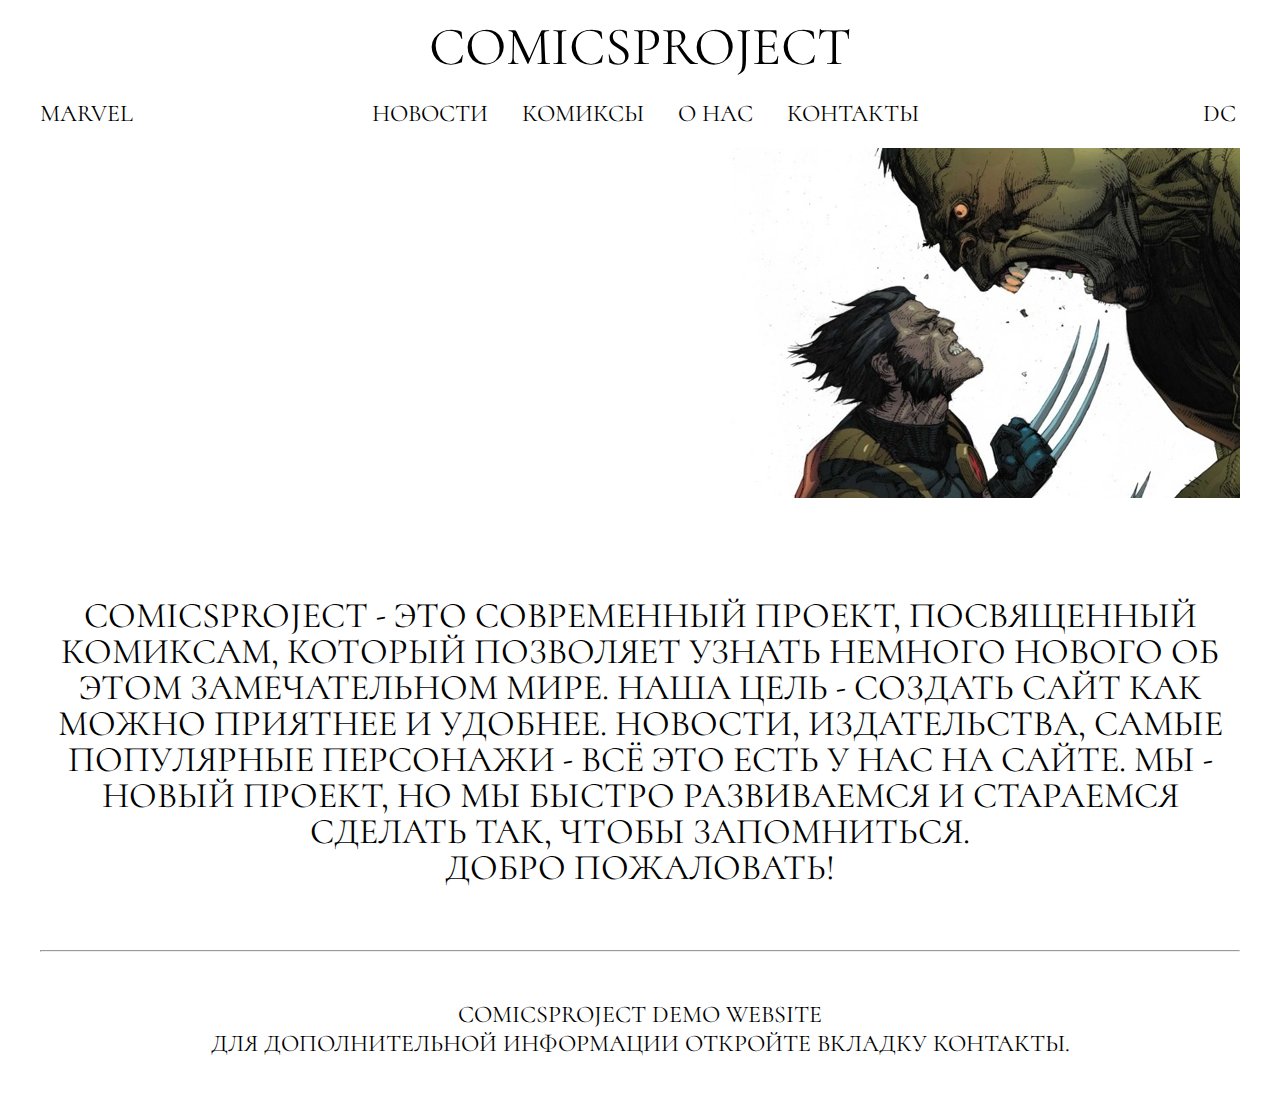
<file: about.html>
<!DOCTYPE html>
<html lang="en">
<head>
	
	<meta charset="UTF-8">

	<link rel="stylesheet" href="aboutstyles.css">
	<link rel="shortcut icon" href="img/cpicon.png" type="image/x-icon">
	<link href="https://fonts.googleapis.com/css?family=Cormorant+SC" rel="stylesheet">
	<script src="#"></script>

	<title>ComicsProject | О нас</title>

	<!--[if lt IE 9]>
	<script src="//html5shiv.googlecode.com/svn/
	trunk/html5.js"></script>
	<![endif]-->

</head>
<body>
<div class="wrapper">

	<div class="header">
		<div class="header__text">
		<a href="index.html"><h1>Comicsproject</h1></a>
		</div>


		<div class="container clearfix">
			<ul class="container__navmenu">
				<li><a href="marvel.html">Marvel</a></li>
				<li><a href="news.html">Новости</a></li>
				<li><a href="comics.html">Комиксы</a></li>
				<li><a href="about.html">О нас</a></li>
				<li><a href="contacts.html">Контакты</a></li>
				<li><a href="dc.html">Dc</a></li>
			</ul>
		</div>
	</div>


	<div class="content" class="box">
			<div class="mainblock__item">
				
			</div>

			<div class="mainblock__text">
				<h1>Comicsproject - это современный проект, посвященный комиксам, который позволяет узнать немного нового об этом замечательном мире. Наша цель - создать сайт как можно приятнее и удобнее.
				Новости, издательства, самые популярные персонажи - всё это есть у нас на сайте. Мы - новый проект, но мы быстро развиваемся и стараемся сделать так, чтобы запомниться.<br/>Добро пожаловать!</h1>
			</div>


	<hr>
	</div>

</div>

	<div class="footer">
		<h1 class="footer__text">
		Comicsproject Demo Website <br/> 
		Для дополнительной информации откройте вкладку контакты.
		</h1>
	</div>
</body>
</html>
</file>
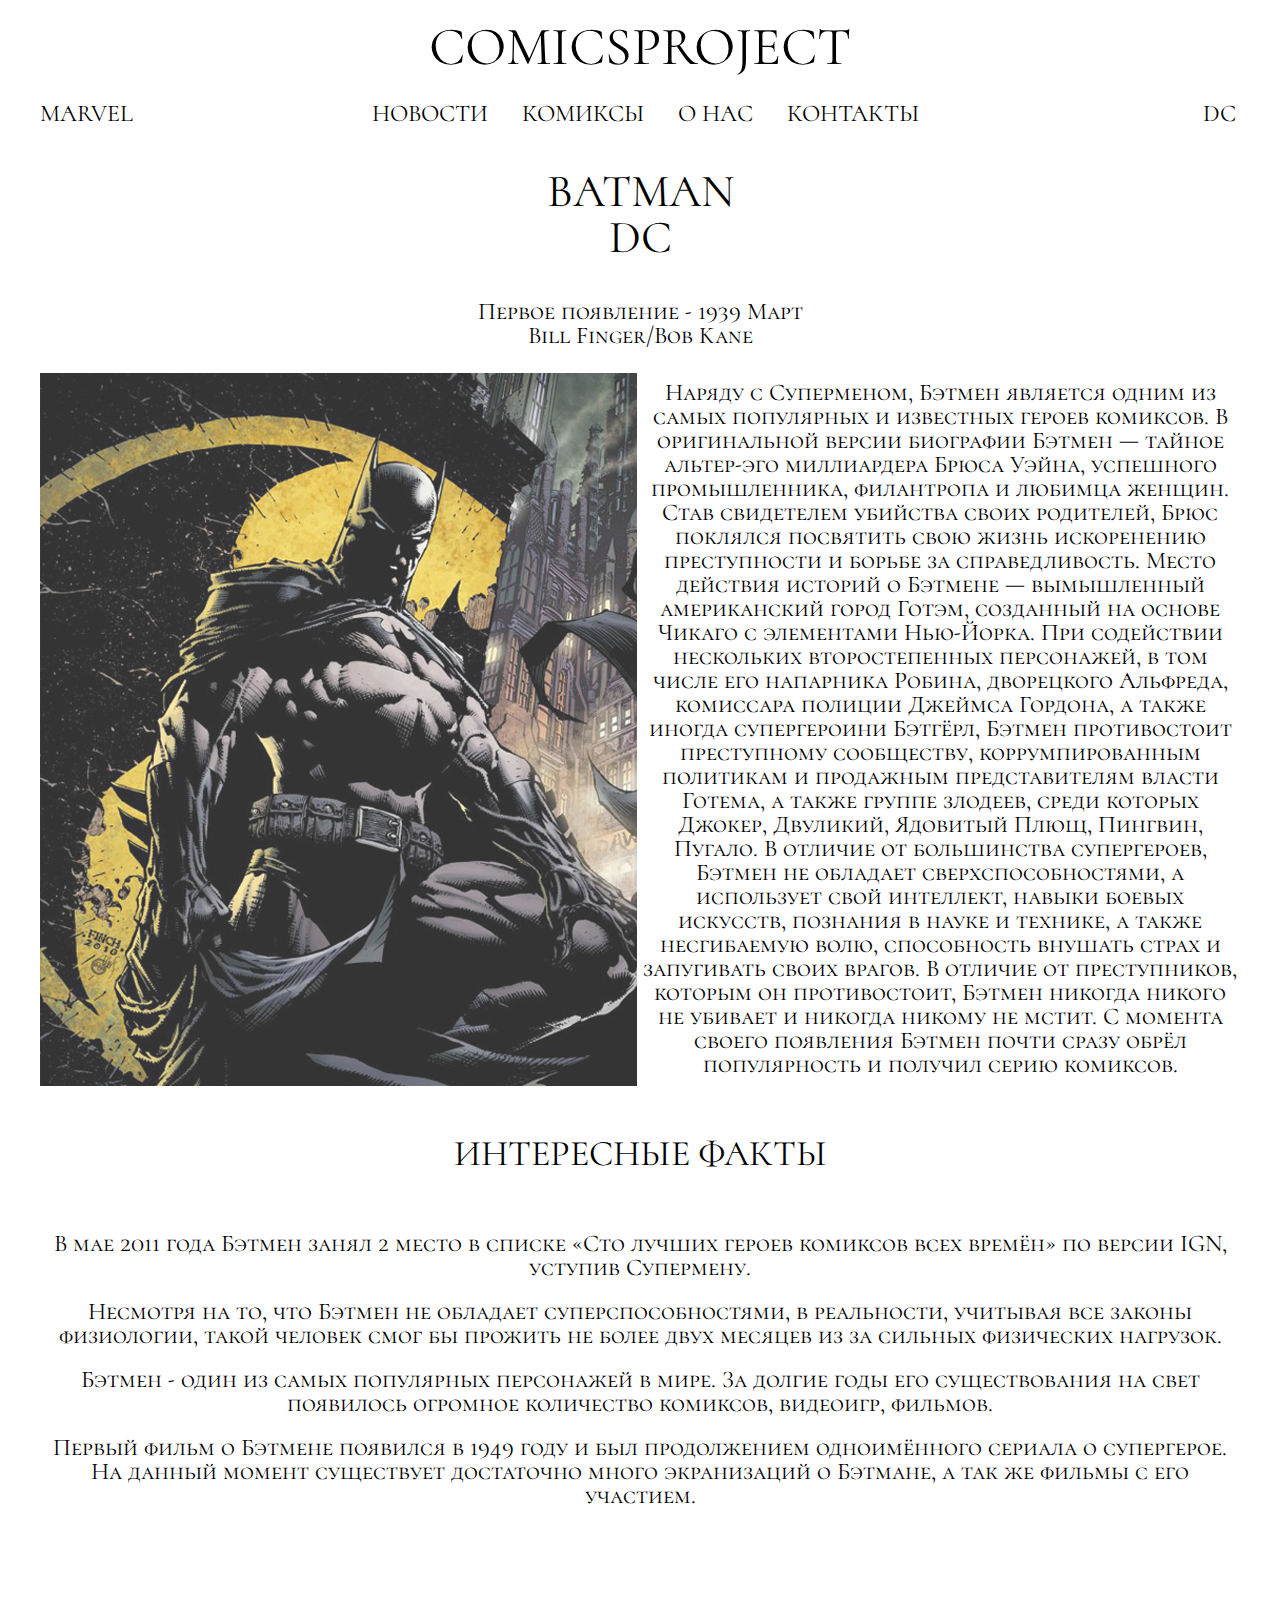
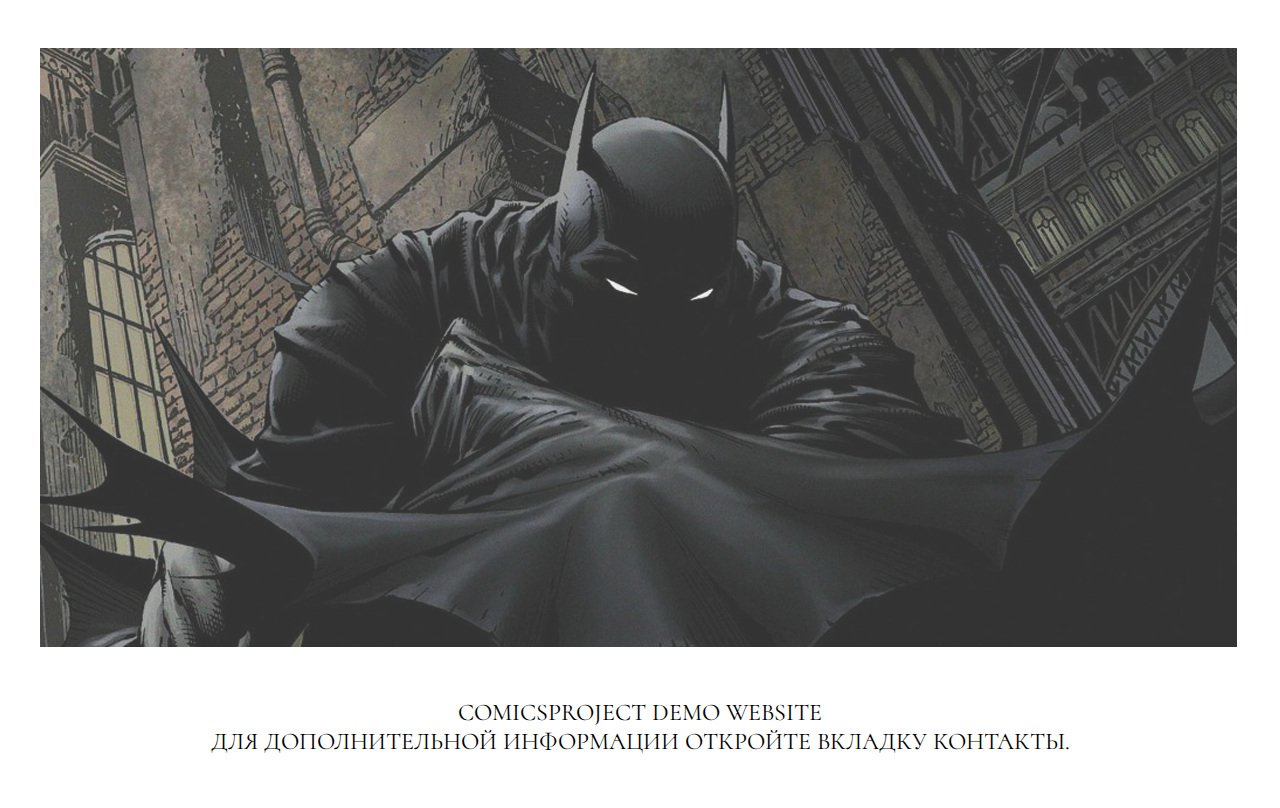
<file: character.html>
<!DOCTYPE html>
<html lang="en">
<head>
	
	<meta charset="UTF-8">

	<link rel="stylesheet" href="charstyles.css">
	<link rel="shortcut icon" href="img/cpicon.png" type="image/x-icon">
	<link href="https://fonts.googleapis.com/css?family=Cormorant+SC" rel="stylesheet">
	<script src="#"></script>
	
	<title>ComicsProject | Batman</title>

	<!--[if lt IE 9]>
	<script src="//html5shiv.googlecode.com/svn/
	trunk/html5.js"></script>
	<![endif]-->

</head>
<body>
<div class="wrapper">

	<div class="header">
		<div class="header__text">
		<a href="index.html"><h1>Comicsproject</h1></a>
		</div>


		<div class="container clearfix">
			<ul class="container__navmenu">
				<li><a href="marvel.html">Marvel</a></li>
				<li><a href="news.html">Новости</a></li>
				<li><a href="comics.html">Комиксы</a></li>
				<li><a href="about.html">О нас</a></li>
				<li><a href="contacts.html">Контакты</a></li>
				<li><a href="dc.html">Dc</a></li>
			</ul>
		</div>
	</div>

	<div class="content">

		<div class="content__info">
			<h1>Batman<br/>DC</h1>
			<h5>Первое появление - 1939 Март<br/>Bill Finger/Bob Kane</h5>
		</div>

		<div class="content__section">

			<div class="section__block">
				<img src="img/batstatue.png">
			</div>

			<div class="section__block">
				<p>Наряду с Суперменом, Бэтмен является одним из самых популярных и известных героев комиксов.
				В оригинальной версии биографии Бэтмен — тайное альтер-эго миллиардера Брюса Уэйна, успешного промышленника, филантропа и любимца женщин. Став свидетелем убийства своих родителей, Брюс поклялся посвятить свою жизнь искоренению преступности и борьбе за справедливость. Место действия историй о Бэтмене — вымышленный американский город Готэм, созданный на основе Чикаго с элементами Нью-Йорка. При содействии нескольких второстепенных персонажей, в том числе его напарника Робина, дворецкого Альфреда, комиссара полиции Джеймса Гордона, а также иногда супергероини Бэтгёрл, Бэтмен противостоит преступному сообществу, коррумпированным политикам и продажным представителям власти Готема, а также группе злодеев, среди которых Джокер, Двуликий, Ядовитый Плющ, Пингвин, Пугало. В отличие от большинства супергероев, Бэтмен не обладает сверхспособностями, а использует свой интеллект, навыки боевых искусств, познания в науке и технике, а также несгибаемую волю, способность внушать страх и запугивать своих врагов. В отличие от преступников, которым он противостоит, Бэтмен никогда никого не убивает и никогда никому не мстит. С момента своего появления Бэтмен почти сразу обрёл популярность и получил серию комиксов.</p>
			</div>
		</div>

		<div class="section__addinfo">
			<h3>Интересные факты</h3>
			<p>В мае 2011 года Бэтмен занял 2 место в списке «Сто лучших героев комиксов всех времён» по версии IGN, уступив Супермену.</p>
			<p>Несмотря на то, что Бэтмен не обладает суперспособностями, в реальности, учитывая все законы физиологии, такой человек смог бы прожить не более двух месяцев из за сильных физических нагрузок.</p>
			<p>Бэтмен - один из самых популярных персонажей в мире. За долгие годы его существования на свет появилось огромное количество комиксов, видеоигр, фильмов.</p>
			<p>Первый фильм о Бэтмене появился в 1949 году и был продолжением одноимённого сериала о супергерое. На данный момент существует достаточно много экранизаций о Бэтмане, а так же фильмы с его участием.</p>
		</div>

		<div class="section__slider">
  				<img src="img/batslider.png">
		</div>

	</div>

</div>

		<div class="footer">
		<h1 class="footer__text">
		Comicsproject Demo Website <br/> 
		Для дополнительной информации откройте вкладку контакты.
		</h1>
		</div>
</body>
</html>
</file>
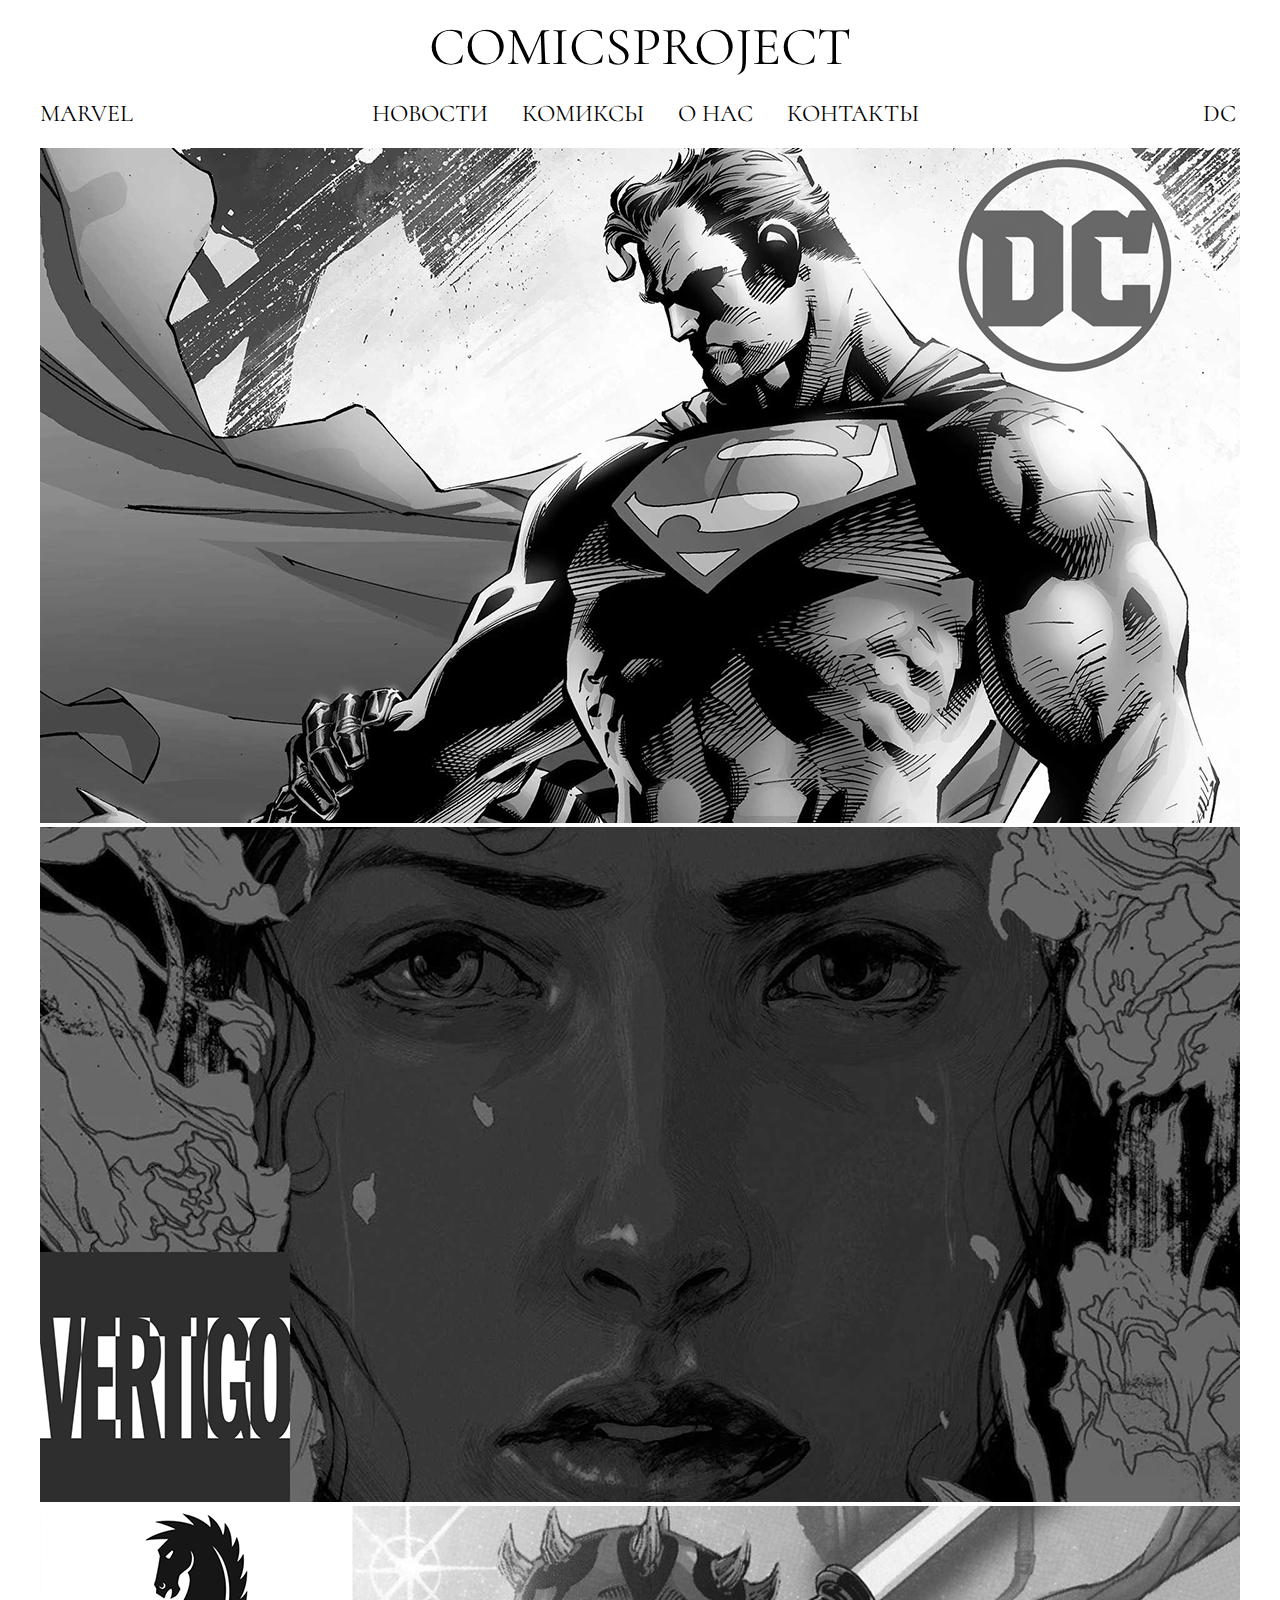
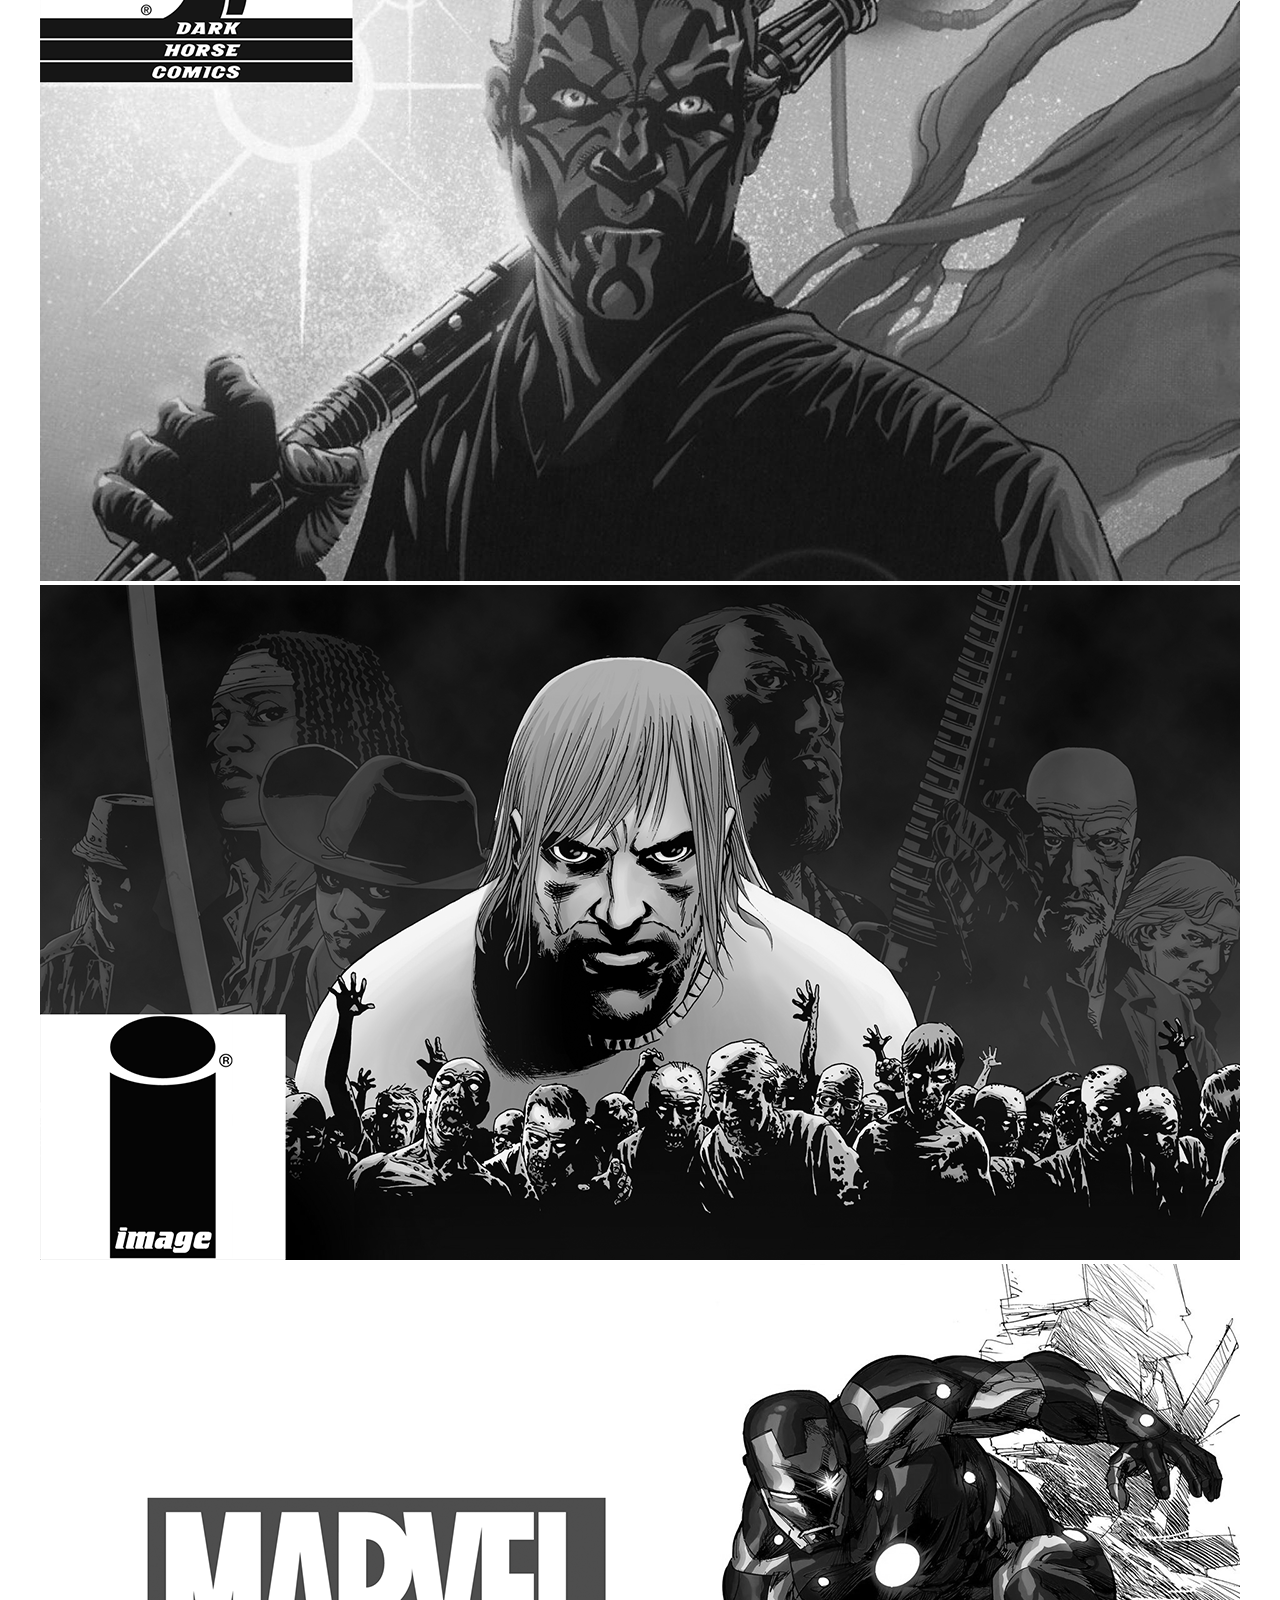
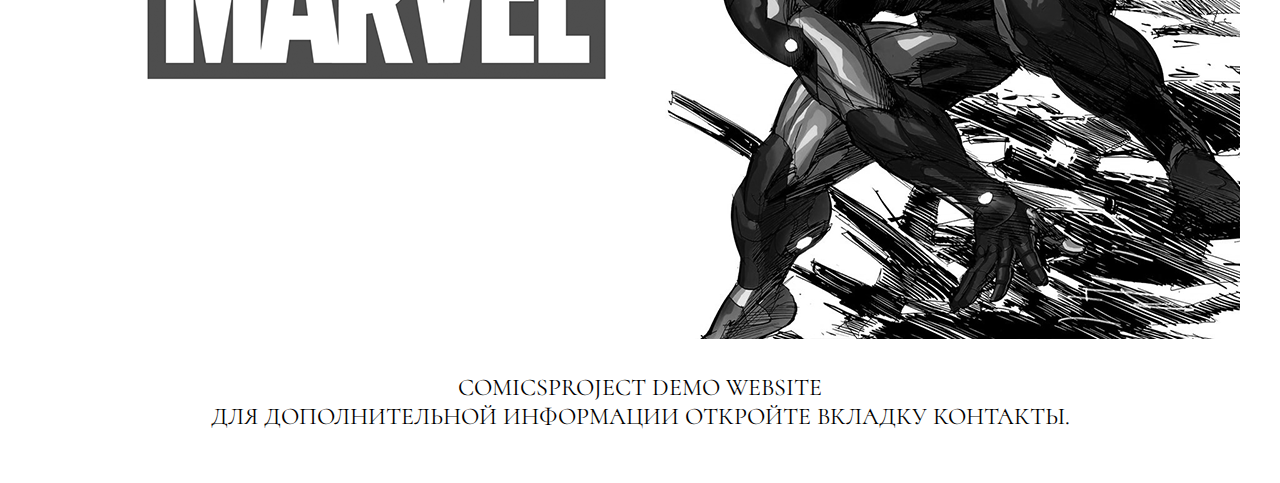
<file: comics.html>
<!DOCTYPE html>
<html lang="en">
<head>
	
	<meta charset="UTF-8">

	<link rel="stylesheet" href="comicsstyles.css">
	<link rel="shortcut icon" href="img/cpicon.png" type="image/x-icon">
	<link href="https://fonts.googleapis.com/css?family=Cormorant+SC" rel="stylesheet">
	<script src="#"></script>

	<title>ComicsProject | Комиксы</title>

	<!--[if lt IE 9]>
	<script src="//html5shiv.googlecode.com/svn/
	trunk/html5.js"></script>
	<![endif]-->

</head>
<body>
<div class="wrapper">

	<div class="header">
		<div class="header__text">
		<a href="index.html"><h1>Comicsproject</h1></a>
		</div>


		<div class="container clearfix">
			<ul class="container__navmenu">
				<li><a href="marvel.html">Marvel</a></li>
				<li><a href="news.html">Новости</a></li>
				<li><a href="comics.html">Комиксы</a></li>
				<li><a href="about.html">О нас</a></li>
				<li><a href="contacts.html">Контакты</a></li>
				<li><a href="dc.html">Dc</a></li>
			</ul>
		</div>
	</div>


	<div class="content" class="box">
		<div class="content__item superman"><a href="#"><img src="img/superman.png"></a></div>
		<div class="content__item fables"><a href="#"><img src="img/fables.png"></a></div>
		<div class="content__item darth"><a href="#"><img src="img/darthmaul.png"></a></div>
		<div class="content__item walking"><a href="#"><img src="img/walking.png"></a></div>
		<div class="content__item iron"><a href="#"><img src="img/ironman.png"></a></div>
	</div>

</div>

	<div class="footer">
		<h1 class="footer__text">
		Comicsproject Demo Website <br/> 
		Для дополнительной информации откройте вкладку контакты.
		</h1>
	</div>
</body>
</html>
</file>
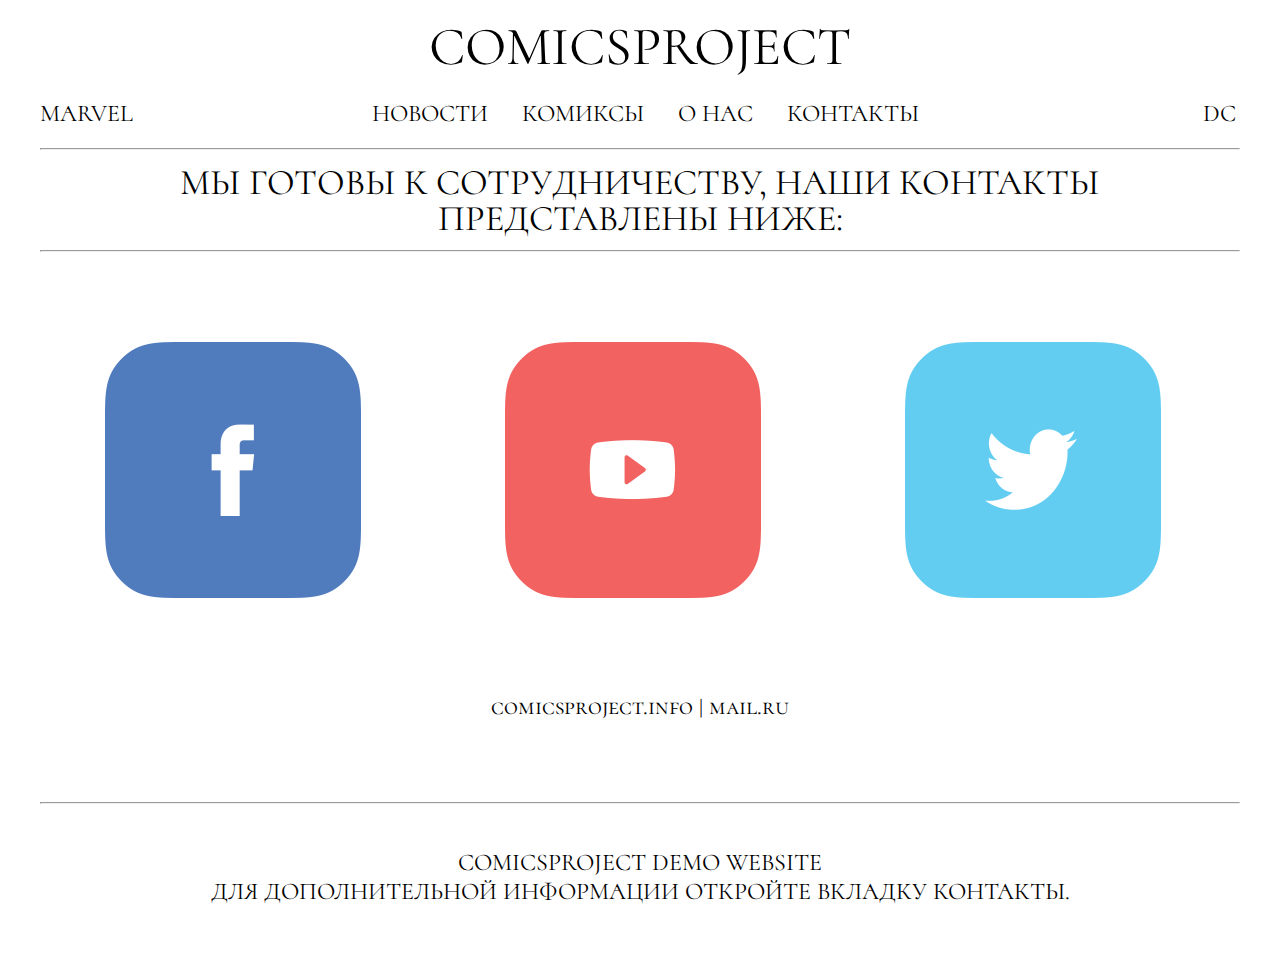
<file: contacts.html>
<!DOCTYPE html>
<html lang="en">
<head>
	
	<meta charset="UTF-8">

	<link rel="stylesheet" href="contactsstyles.css">
	<link rel="shortcut icon" href="img/cpicon.png" type="image/x-icon">
	<link href="https://fonts.googleapis.com/css?family=Cormorant+SC" rel="stylesheet">
	<script src="#"></script>

	<title>ComicsProject | Контакты</title>

	<!--[if lt IE 9]>
	<script src="//html5shiv.googlecode.com/svn/
	trunk/html5.js"></script>
	<![endif]-->

</head>
<body>
<div class="wrapper">

	<div class="header">
		<div class="header__text">
		<a href="index.html"><h1>Comicsproject</h1></a>
		</div>


		<div class="container clearfix">
			<ul class="container__navmenu">
				<li><a href="marvel.html">Marvel</a></li>
				<li><a href="news.html">Новости</a></li>
				<li><a href="comics.html">Комиксы</a></li>
				<li><a href="about.html">О нас</a></li>
				<li><a href="contacts.html">Контакты</a></li>
				<li><a href="dc.html">Dc</a></li>
			</ul>
		</div>
	</div>


	<div class="content" class="box">
		<hr>
		<div class="text__block">
			<h5>Мы готовы к сотрудничеству, наши контакты представлены ниже:</h5>
		</div>
		<hr>
		<div class="links__section">

		<div class="link__item">
			<a href="www.facebook.com/‎"><img src="img/fblogo.png"></a>
		</div>

		<div class="link__item">
			<a href="https://www.youtube.com/"><img src="img/ytlogo.png"></a>
		</div>

		<div class="link__item">
			<a href="https://twitter.com/"><img src="img/twlogo.png"></a>
		</div>

		</div>

		<div class="email__section">
			<h6>comicsproject.info | mail.ru</h6>
		</div>

	<hr>
	</div>

</div>

	<div class="footer">
		<h1 class="footer__text">
		Comicsproject Demo Website <br/> 
		Для дополнительной информации откройте вкладку контакты.
		</h1>
	</div>
</body>
</html>
</file>
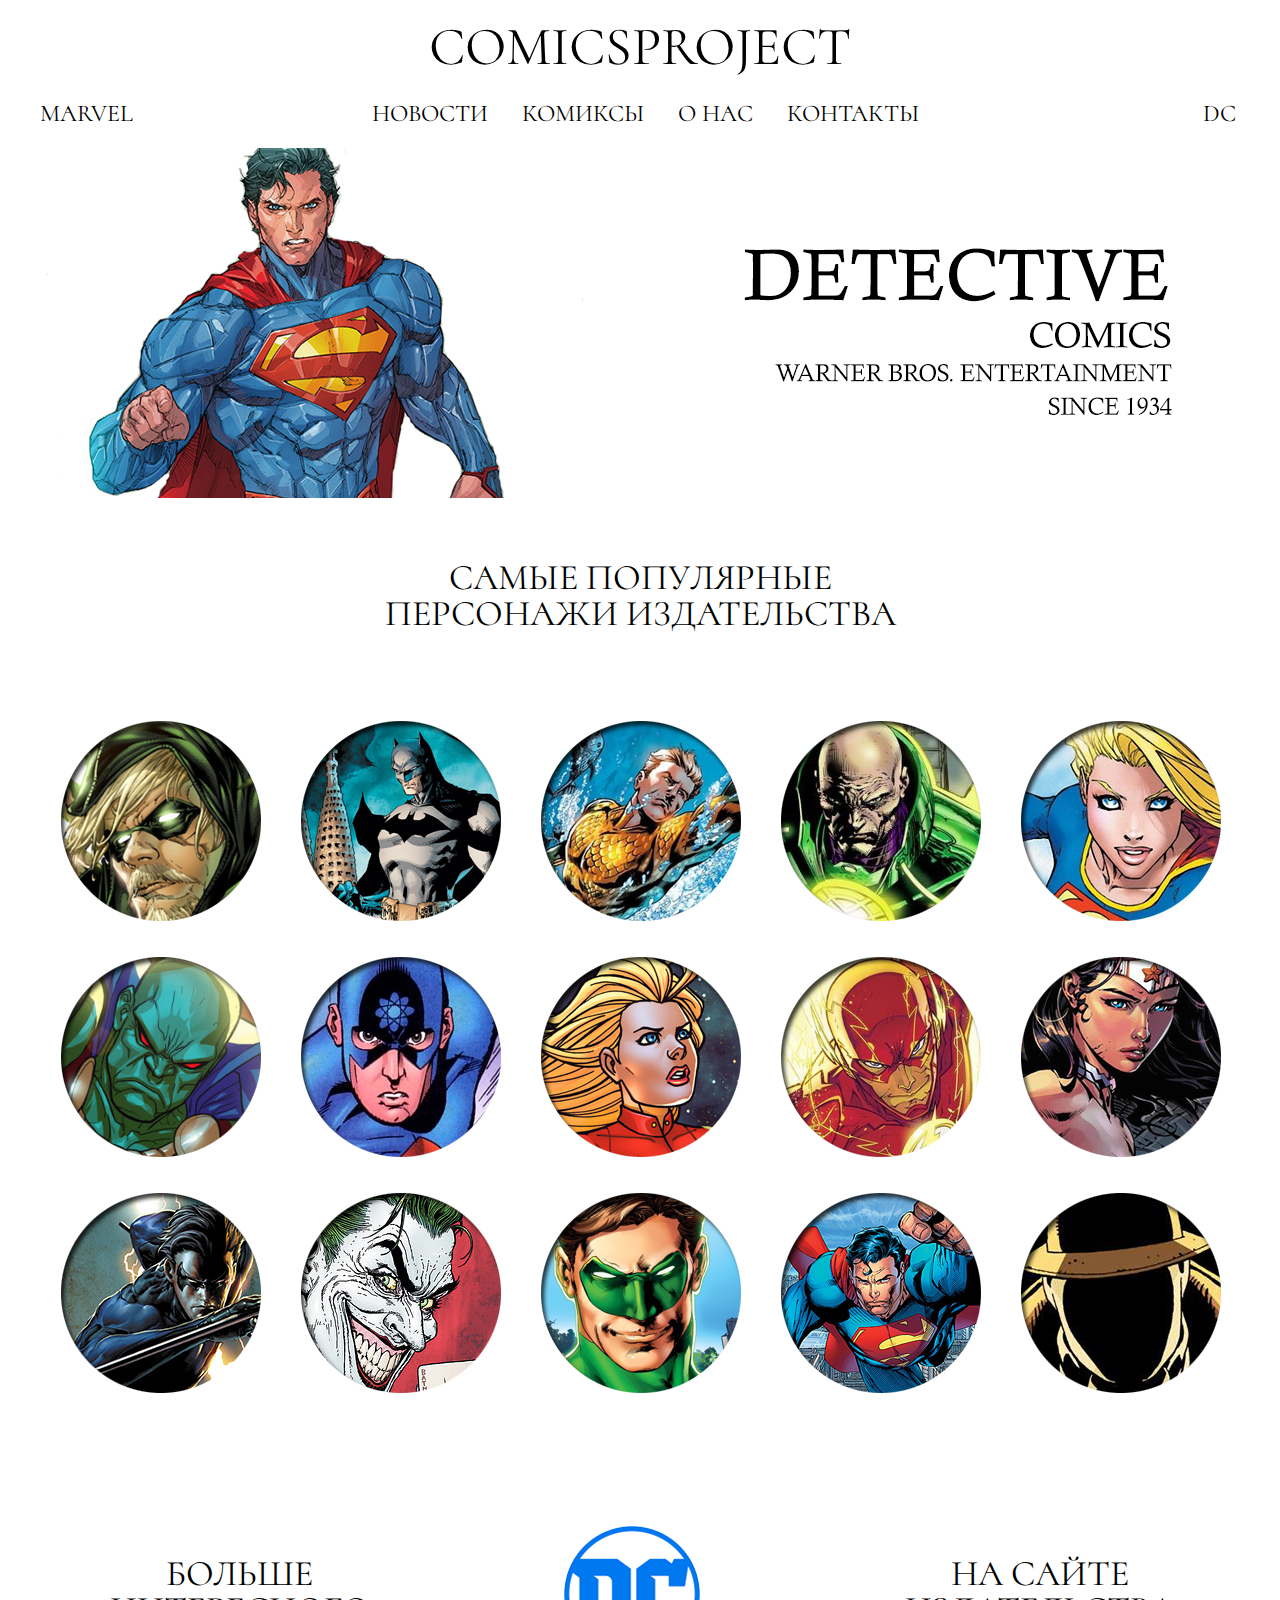
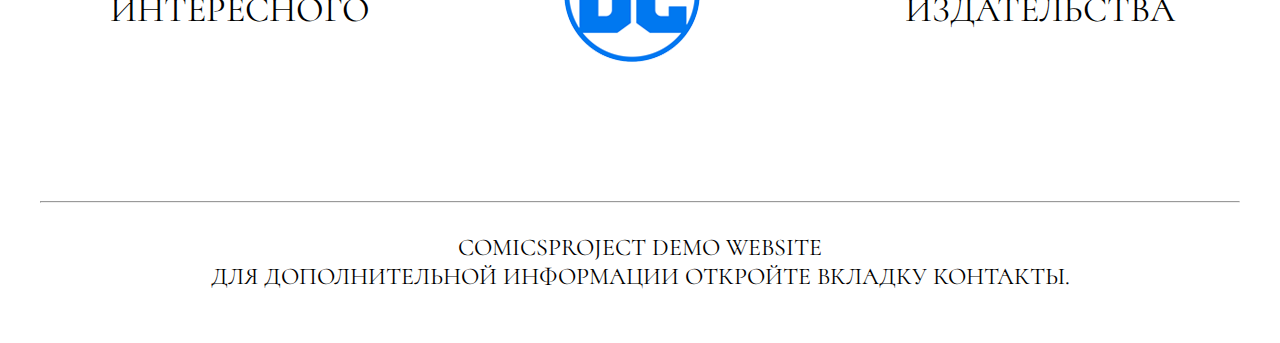
<file: dc.html>
<!DOCTYPE html>
<html lang="en">
<head>
	
	<meta charset="UTF-8">

	<link rel="stylesheet" href="dcstyles.css">
	<link rel="shortcut icon" href="img/cpicon.png" type="image/x-icon">
	<link href="https://fonts.googleapis.com/css?family=Cormorant+SC" rel="stylesheet">
	<script src="#"></script>

	<title>ComicsProject | DC</title>

	<!--[if lt IE 9]>
	<script src="//html5shiv.googlecode.com/svn/
	trunk/html5.js"></script>
	<![endif]-->

</head>
<body>
<div class="wrapper">

	<div class="header">
		<div class="header__text">
		<a href="index.html"><h1>Comicsproject</h1></a>
		</div>


		<div class="container clearfix">
			<ul class="container__navmenu">
				<li><a href="marvel.html">Marvel</a></li>
				<li><a href="news.html">Новости</a></li>
				<li><a href="comics.html">Комиксы</a></li>
				<li><a href="about.html">О нас</a></li>
				<li><a href="contacts.html">Контакты</a></li>
				<li><a href="dc.html">Dc</a></li>
			</ul>
		</div>
	</div>


	<div class="content" class="box">

		<div class="content__banner clearfix"></div>
	
			<div class="content__text">
				<h1>Самые популярные<br/>Персонажи издательства</h1>
			</div>

		<div class="content__logos clearfix">

			<div class="content__item">
				<a href="#"><img src="img/d1.png"></a>
			</div>
			
			<div class="content__item">
				<a href="character.html"><img src="img/d2.png"></a>
			</div>

			<div class="content__item">
				<a href="#"><img src="img/d3.png"></a>
			</div>

			<div class="content__item">
				<a href="#"><img src="img/d4.png"></a>
			</div>

			<div class="content__item">
				<a href="#"><img src="img/d5.png"></a>
			</div>

			<div class="content__item">
				<a href="#"><img src="img/d6.png"></a>
			</div>

			<div class="content__item">
				<a href="#"><img src="img/d7.png"></a>
			</div>

			<div class="content__item">
				<a href="#"><img src="img/d8.png"></a>
			</div>

			<div class="content__item">
				<a href="#"><img src="img/d9.png"></a>
			</div>

			<div class="content__item">
				<a href="#"><img src="img/d10.png"></a>
			</div>

			<div class="content__item">
				<a href="#"><img src="img/d11.png"></a>
			</div>

			<div class="content__item">
				<a href="#"><img src="img/d12.png"></a>
			</div>

			<div class="content__item">
				<a href="#"><img src="img/d13.png"></a>
			</div>

			<div class="content__item">
				<a href="#"><img src="img/d14.png"></a>
			</div>

			<div class="content__item">
				<a href="#"><img src="img/d15.png"></a>
			</div>

		</div>
			

		<div class="content__prefooter">

				<div class="prefooter__block">
				<h1>Больше интересного</h1>
				</div>

				<div class="prefooter__block">
				<a href="http://www.dccomics.com/"><img src="img/dclogo.png"></a>
				</div>

				<div class="prefooter__block">
				<h1>На сайте<br/>издательства</h1>
				</div>

		</div>
		<hr>
	</div>
</div>

	<div class="footer">
		<h1 class="footer__text">
		Comicsproject Demo Website <br/> 
		Для дополнительной информации откройте вкладку контакты.
		</h1>
	</div>
</body>
</html>
</file>
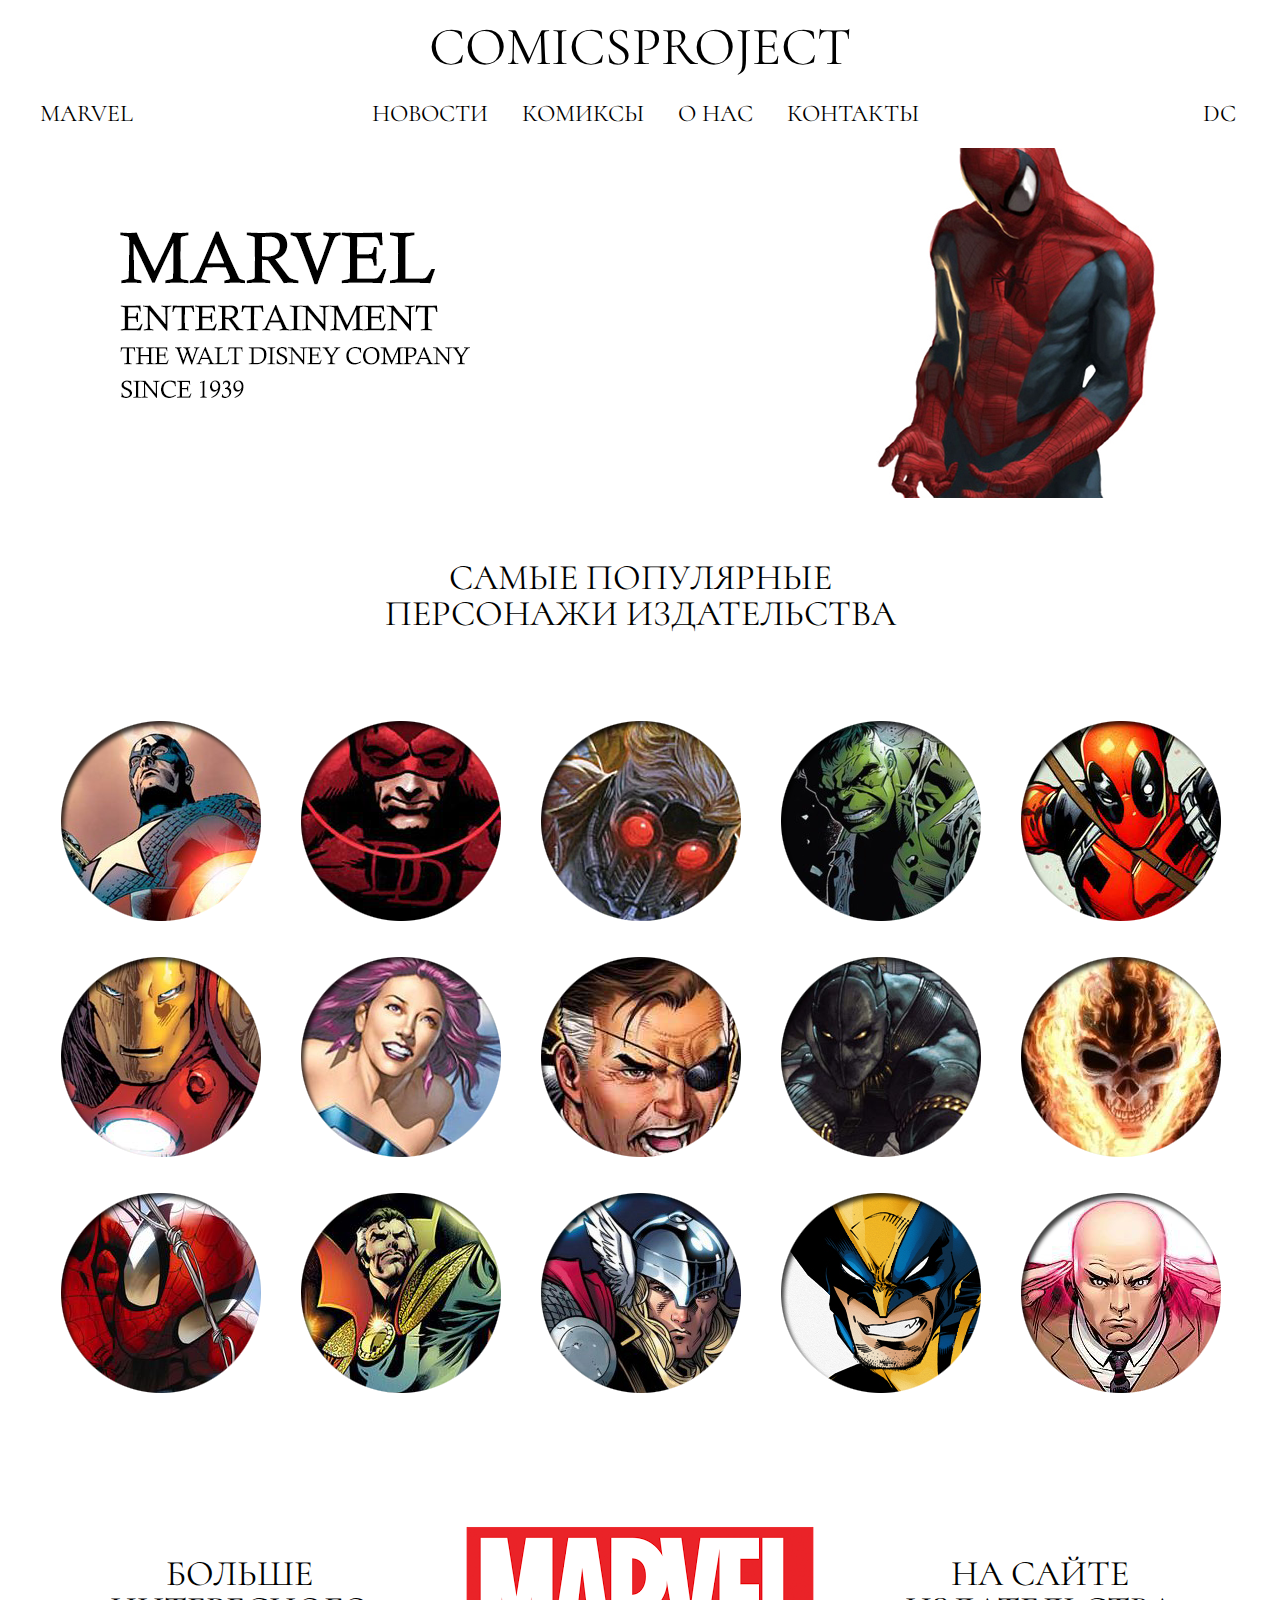
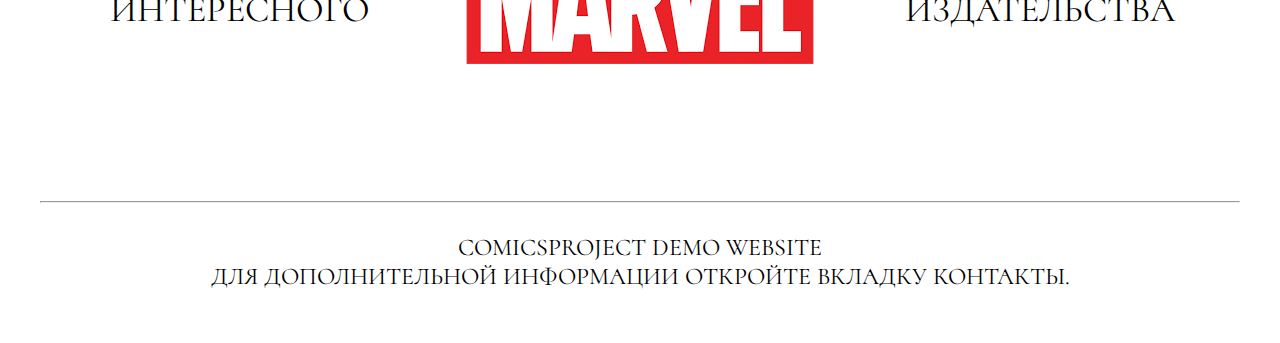
<file: marvel.html>
<!DOCTYPE html>
<html lang="en">
<head>
	
	<meta charset="UTF-8">

	<link rel="stylesheet" href="marvelstyles.css">
	<link rel="shortcut icon" href="img/cpicon.png" type="image/x-icon">
	<link href="https://fonts.googleapis.com/css?family=Cormorant+SC" rel="stylesheet">
	<script src="#"></script>

	<title>ComicsProject | MARVEL</title>

	<!--[if lt IE 9]>
	<script src="//html5shiv.googlecode.com/svn/
	trunk/html5.js"></script>
	<![endif]-->

</head>
<body>
<div class="wrapper">

	<div class="header">
		<div class="header__text">
		<a href="index.html"><h1>Comicsproject</h1></a>
		</div>


		<div class="container clearfix">
			<ul class="container__navmenu">
				<li><a href="marvel.html">Marvel</a></li>
				<li><a href="news.html">Новости</a></li>
				<li><a href="comics.html">Комиксы</a></li>
				<li><a href="about.html">О нас</a></li>
				<li><a href="contacts.html">Контакты</a></li>
				<li><a href="dc.html">Dc</a></li>
			</ul>
		</div>
	</div>


	<div class="content" class="box">

		<div class="content__banner clearfix"></div>
			<div class="content__text">
				<h1>Самые популярные<br/>Персонажи Издательства</h1>
			</div>


		<div class="content__logos clearfix">

			<div class="content__item">
				<a href="#"><img src="img/m1.png"></a>
			</div>
			
			<div class="content__item">
				<a href="#"><img src="img/m2.png"></a>
			</div>

			<div class="content__item">
				<a href="#"><img src="img/m3.png"></a>
			</div>

			<div class="content__item">
				<a href="#"><img src="img/m4.png"></a>
			</div>

			<div class="content__item">
				<a href="#"><img src="img/m5.png"></a>
			</div>

			<div class="content__item">
				<a href="#"><img src="img/m6.png"></a>
			</div>

			<div class="content__item">
				<a href="#"><img src="img/m7.png"></a>
			</div>

			<div class="content__item">
				<a href="#"><img src="img/m8.png"></a>
			</div>

			<div class="content__item">
				<a href="#"><img src="img/m9.png"></a>
			</div>

			<div class="content__item">
				<a href="#"><img src="img/m10.png"></a>
			</div>

			<div class="content__item">
				<a href="#"><img src="img/m11.png"></a>
			</div>

			<div class="content__item">
				<a href="#"><img src="img/m12.png"></a>
			</div>

			<div class="content__item">
				<a href="#"><img src="img/m13.png"></a>
			</div>

			<div class="content__item">
				<a href="#"><img src="img/m14.png"></a>
			</div>

			<div class="content__item">
				<a href="#"><img src="img/m15.png"></a>
			</div>

		</div>
			

		<div class="content__prefooter">

				<div class="prefooter__block">
				<h1>Больше интересного</h1>
				</div>

				<div class="prefooter__block">
				<a href="http://marvel.com/"><img src="img/marvellogo.png"></a>
				</div>

				<div class="prefooter__block">
				<h1>На сайте<br/>Издательства</h1>
				</div>

		</div>
		<hr>
	</div>
</div>

	<div class="footer">
		<h1 class="footer__text">
		Comicsproject Demo Website <br/> 
		Для дополнительной информации откройте вкладку контакты.
		</h1>
	</div>
</body>
</html>
</file>
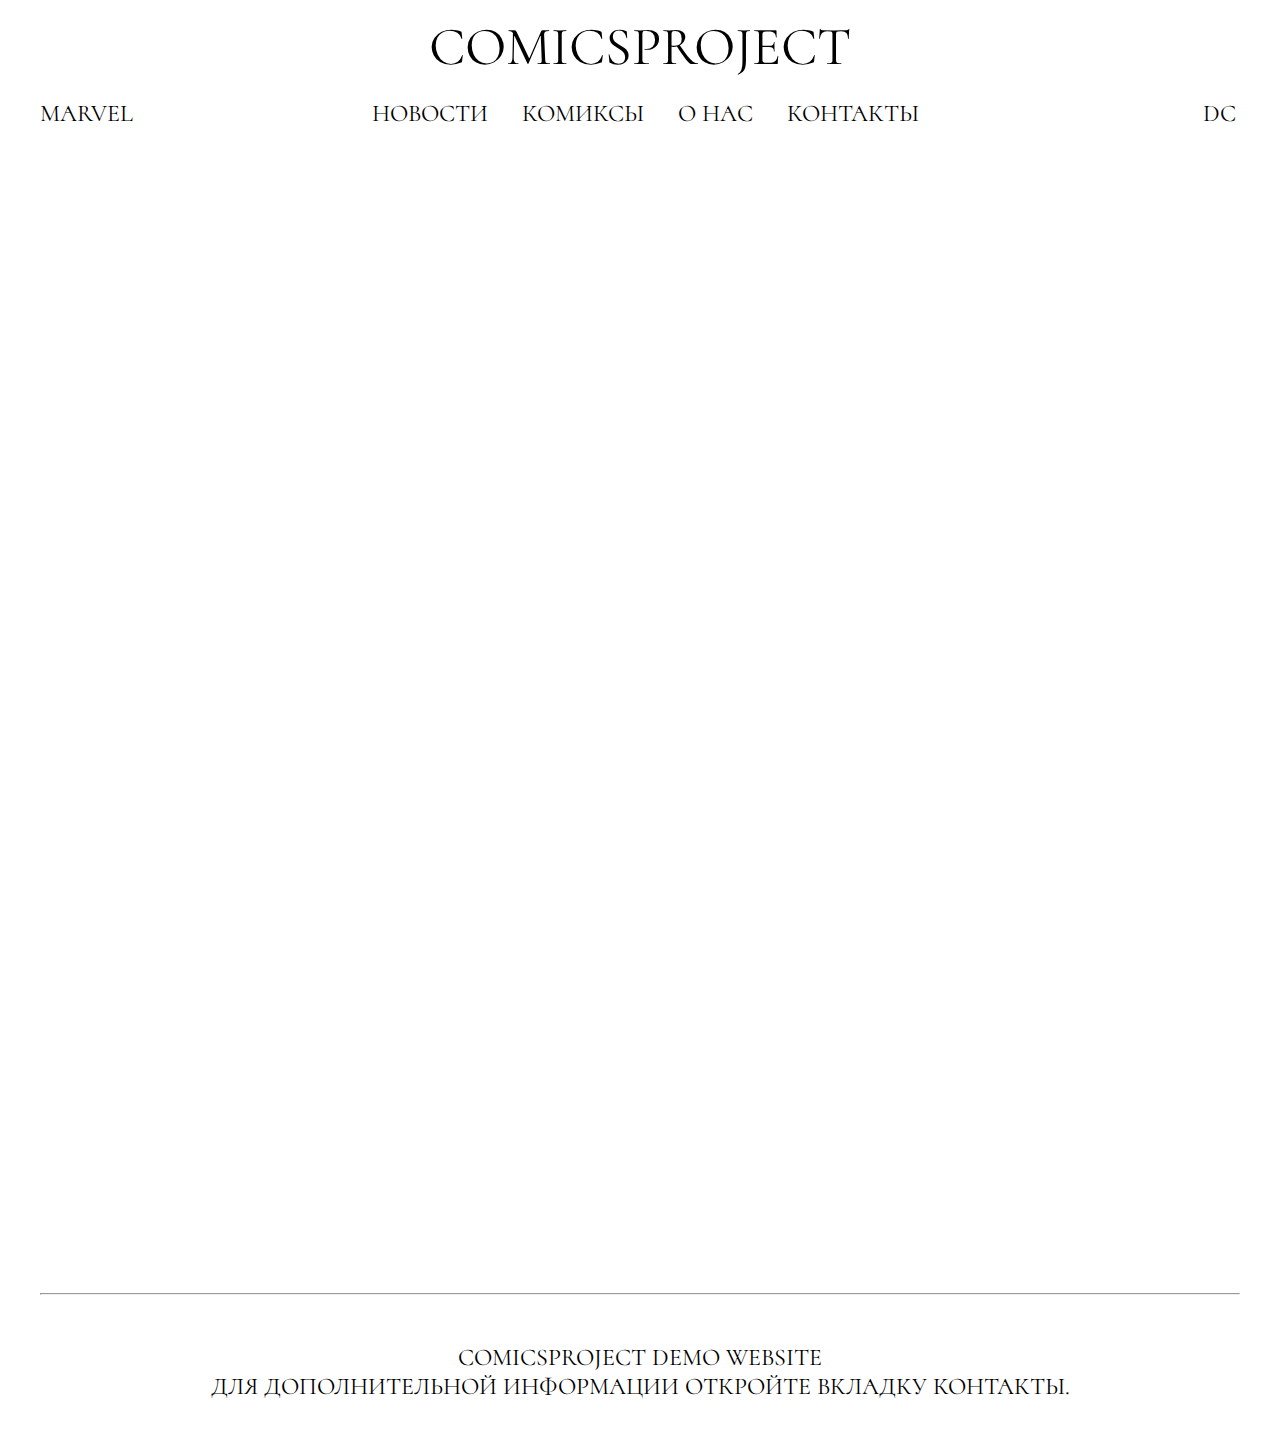
<file: news.html>
<!DOCTYPE html>
<html lang="en">
<head>
	
	<meta charset="UTF-8">

	<link rel="stylesheet" href="newsstyles.css">
	<link rel="shortcut icon" href="img/cpicon.png" type="image/x-icon">
	<link href="https://fonts.googleapis.com/css?family=Cormorant+SC" rel="stylesheet">
	<script src="#"></script>

	<title>ComicsProject | Новости</title>

	<!--[if lt IE 9]>
	<script src="//html5shiv.googlecode.com/svn/
	trunk/html5.js"></script>
	<![endif]-->

</head>
<body>
<div class="wrapper">

	<div class="header">
		<div class="header__text">
		<a href="index.html"><h1>Comicsproject</h1></a>
		</div>


		<div class="container clearfix">
			<ul class="container__navmenu">
				<li><a href="marvel.html">Marvel</a></li>
				<li><a href="news.html">Новости</a></li>
				<li><a href="comics.html">Комиксы</a></li>
				<li><a href="about.html">О нас</a></li>
				<li><a href="contacts.html">Контакты</a></li>
				<li><a href="dc.html">Dc</a></li>
			</ul>
		</div>
	</div>

	<div class="content">
		<div class="newsblock__youtube">
			<iframe width="560" height="315" src="https://www.youtube.com/embed/fPlSqr3EAD8" frameborder="0" allowfullscreen></iframe>
		</div>
		<div class="newsblock__more"></div>
		<hr>
	</div>
</div>

<div class="footer">
		<h1 class="footer__text">
		Comicsproject Demo Website <br/> 
		Для дополнительной информации откройте вкладку контакты.
		</h1>
	</div>

</body>
</html>
</file>
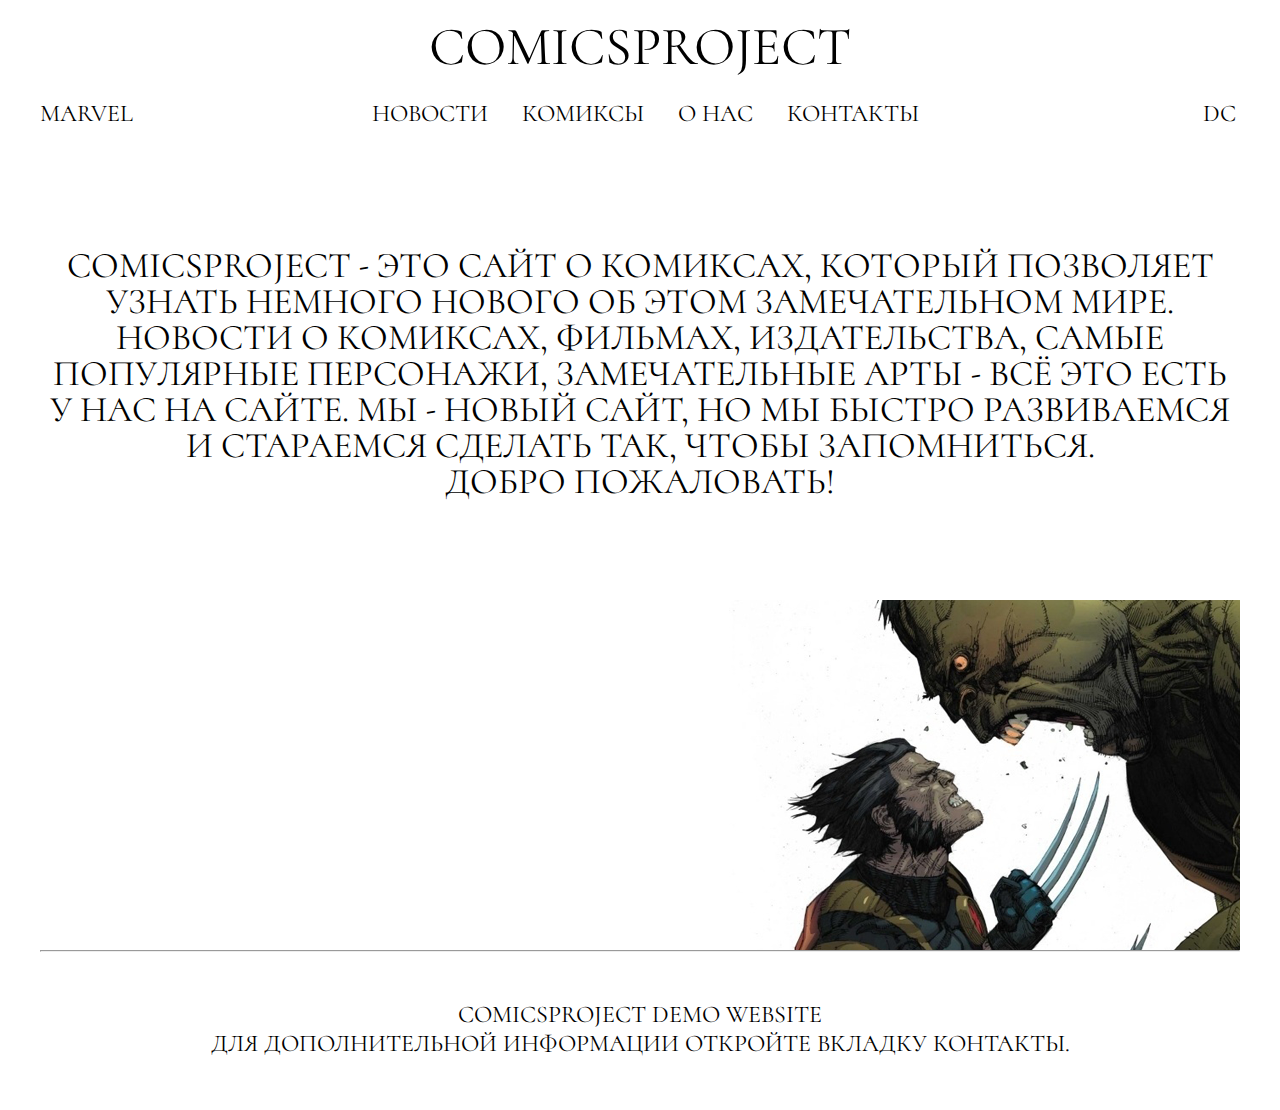
<file: projectabout.html>
<!DOCTYPE html>
<html lang="en">
<head>
	
	<meta charset="UTF-8">

	<link rel="stylesheet" href="aboutstyles.css">
	<link rel="shortcut icon" href="img/cpicon.png" type="image/x-icon">
	<link href="https://fonts.googleapis.com/css?family=Cormorant+SC" rel="stylesheet">
	<script src="#"></script>

	<title>ComicsProject | О нас</title>

	<!--[if lt IE 9]>
	<script src="//html5shiv.googlecode.com/svn/
	trunk/html5.js"></script>
	<![endif]-->

</head>
<body>
<div class="wrapper">

	<div class="header">
		<div class="header__text">
		<a href="index.html"><h1>Comicsproject</h1></a>
		</div>


		<div class="container clearfix">
			<ul class="container__navmenu">
				<li><a href="projectmarvel.html">Marvel</a></li>
				<li><a href="#">Новости</a></li>
				<li><a href="projectcomics.html">Комиксы</a></li>
				<li><a href="projectabout.html">О нас</a></li>
				<li><a href="projectcontacts.html">Контакты</a></li>
				<li><a href="projectdc.html">Dc</a></li>
			</ul>
		</div>
	</div>


	<div class="content" class="box">
		
			<div class="mainblock__text">
				<h1>Comicsproject - это сайт о комиксах, который позволяет узнать немного нового об этом замечательном мире. Новости о комиксах, фильмах, издательства, самые популярные персонажи, замечательные арты - всё это есть у нас на сайте. Мы - новый сайт, но мы быстро развиваемся и стараемся сделать так, чтобы запомниться.<br/>Добро пожаловать!</h1>
			</div>

			<div class="mainblock__item">
				
			</div>

	<hr>
	</div>

</div>

	<div class="footer">
		<h1 class="footer__text">
		Comicsproject Demo Website <br/> 
		Для дополнительной информации откройте вкладку контакты.
		</h1>
	</div>
</body>
</html>
</file>
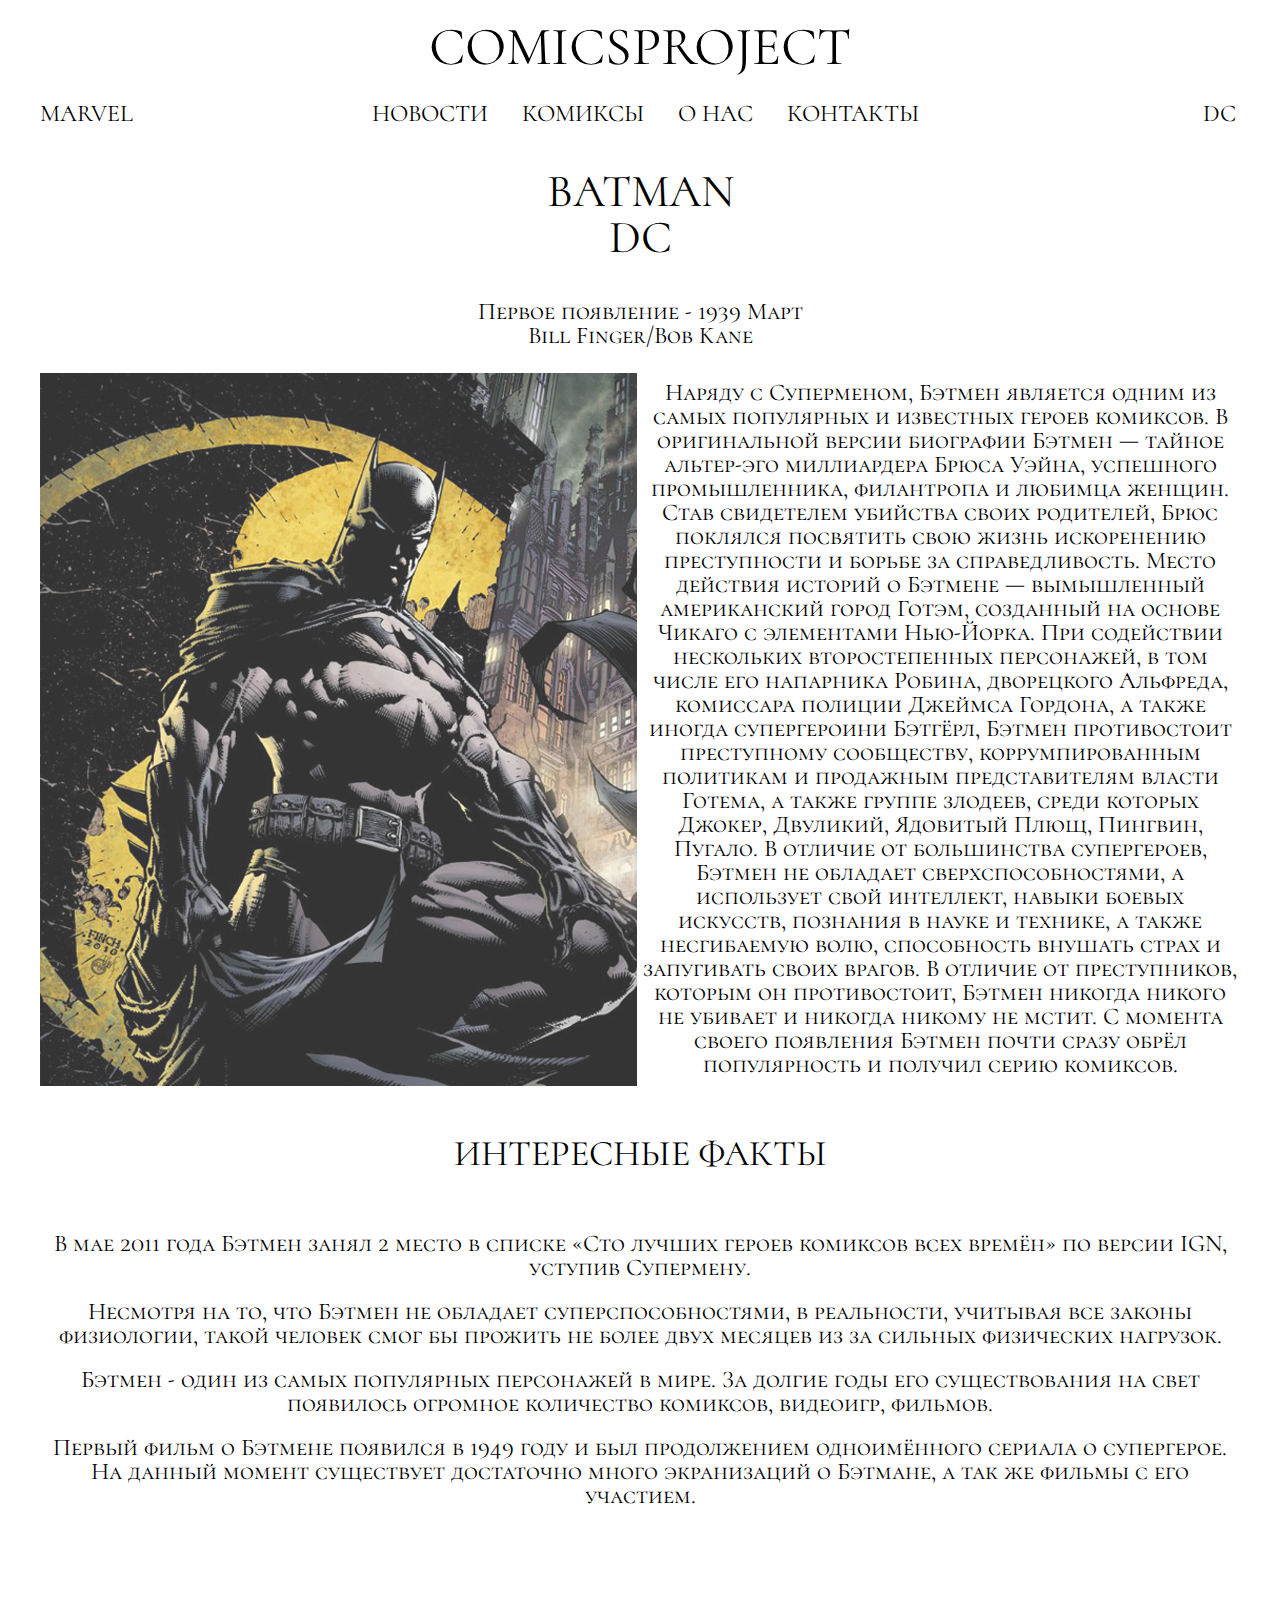
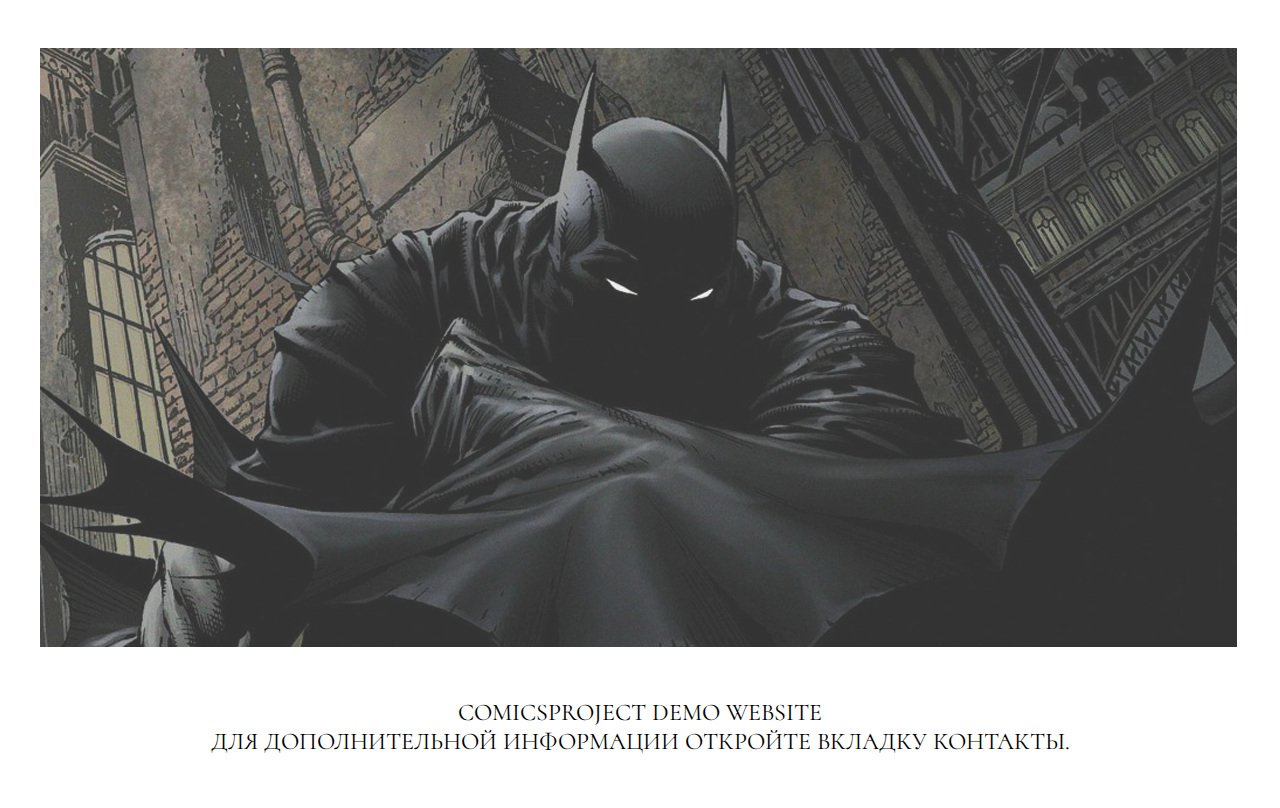
<file: projectchar.html>
<!DOCTYPE html>
<html lang="en">
<head>
	
	<meta charset="UTF-8">

	<link rel="stylesheet" href="charstyles.css">
	<link rel="shortcut icon" href="img/cpicon.png" type="image/x-icon">
	<link href="https://fonts.googleapis.com/css?family=Cormorant+SC" rel="stylesheet">
	<script src="#"></script>
	
	<title>ComicsProject | Batman</title>

	<!--[if lt IE 9]>
	<script src="//html5shiv.googlecode.com/svn/
	trunk/html5.js"></script>
	<![endif]-->

</head>
<body>
<div class="wrapper">

	<div class="header">
		<div class="header__text">
		<a href="index.html"><h1>Comicsproject</h1></a>
		</div>


		<div class="container clearfix">
			<ul class="container__navmenu">
				<li><a href="projectmarvel.html">Marvel</a></li>
				<li><a href="#">Новости</a></li>
				<li><a href="projectcomics.html">Комиксы</a></li>
				<li><a href="projectabout.html">О нас</a></li>
				<li><a href="projectcontacts.html">Контакты</a></li>
				<li><a href="projectdc.html">Dc</a></li>
			</ul>
		</div>
	</div>

	<div class="content">

		<div class="content__info">
			<h1>Batman<br/>DC</h1>
			<h5>Первое появление - 1939 Март<br/>Bill Finger/Bob Kane</h5>
		</div>

		<div class="content__section">

			<div class="section__block">
				<img src="img/batstatue.png">
			</div>

			<div class="section__block">
				<p>Наряду с Суперменом, Бэтмен является одним из самых популярных и известных героев комиксов.
				В оригинальной версии биографии Бэтмен — тайное альтер-эго миллиардера Брюса Уэйна, успешного промышленника, филантропа и любимца женщин. Став свидетелем убийства своих родителей, Брюс поклялся посвятить свою жизнь искоренению преступности и борьбе за справедливость. Место действия историй о Бэтмене — вымышленный американский город Готэм, созданный на основе Чикаго с элементами Нью-Йорка. При содействии нескольких второстепенных персонажей, в том числе его напарника Робина, дворецкого Альфреда, комиссара полиции Джеймса Гордона, а также иногда супергероини Бэтгёрл, Бэтмен противостоит преступному сообществу, коррумпированным политикам и продажным представителям власти Готема, а также группе злодеев, среди которых Джокер, Двуликий, Ядовитый Плющ, Пингвин, Пугало. В отличие от большинства супергероев, Бэтмен не обладает сверхспособностями, а использует свой интеллект, навыки боевых искусств, познания в науке и технике, а также несгибаемую волю, способность внушать страх и запугивать своих врагов. В отличие от преступников, которым он противостоит, Бэтмен никогда никого не убивает и никогда никому не мстит. С момента своего появления Бэтмен почти сразу обрёл популярность и получил серию комиксов.</p>
			</div>
		</div>

		<div class="section__addinfo">
			<h3>Интересные факты</h3>
			<p>В мае 2011 года Бэтмен занял 2 место в списке «Сто лучших героев комиксов всех времён» по версии IGN, уступив Супермену.</p>
			<p>Несмотря на то, что Бэтмен не обладает суперспособностями, в реальности, учитывая все законы физиологии, такой человек смог бы прожить не более двух месяцев из за сильных физических нагрузок.</p>
			<p>Бэтмен - один из самых популярных персонажей в мире. За долгие годы его существования на свет появилось огромное количество комиксов, видеоигр, фильмов.</p>
			<p>Первый фильм о Бэтмене появился в 1949 году и был продолжением одноимённого сериала о супергерое. На данный момент существует достаточно много экранизаций о Бэтмане, а так же фильмы с его участием.</p>
		</div>

		<div class="section__slider">
  				<img src="img/batslider.png">
		</div>

	</div>

</div>

		<div class="footer">
		<h1 class="footer__text">
		Comicsproject Demo Website <br/> 
		Для дополнительной информации откройте вкладку контакты.
		</h1>
		</div>
</body>
</html>
</file>
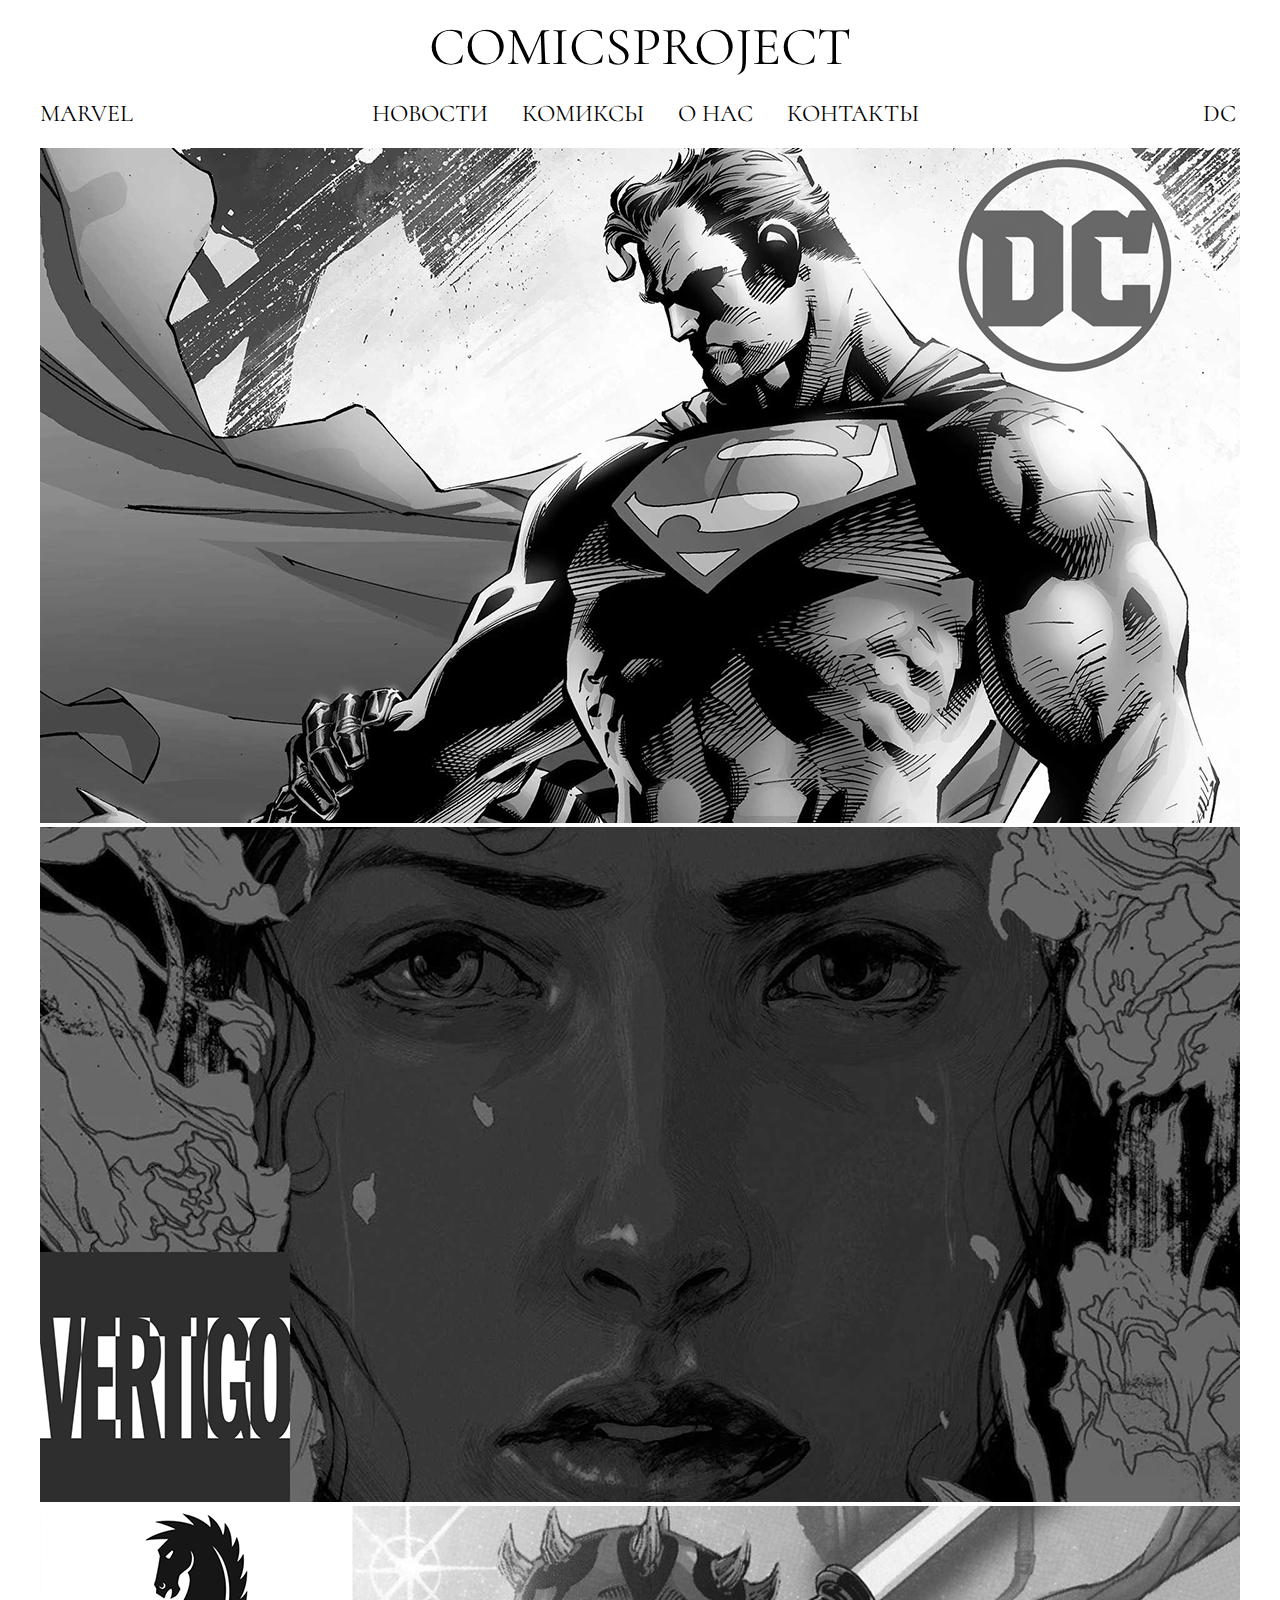
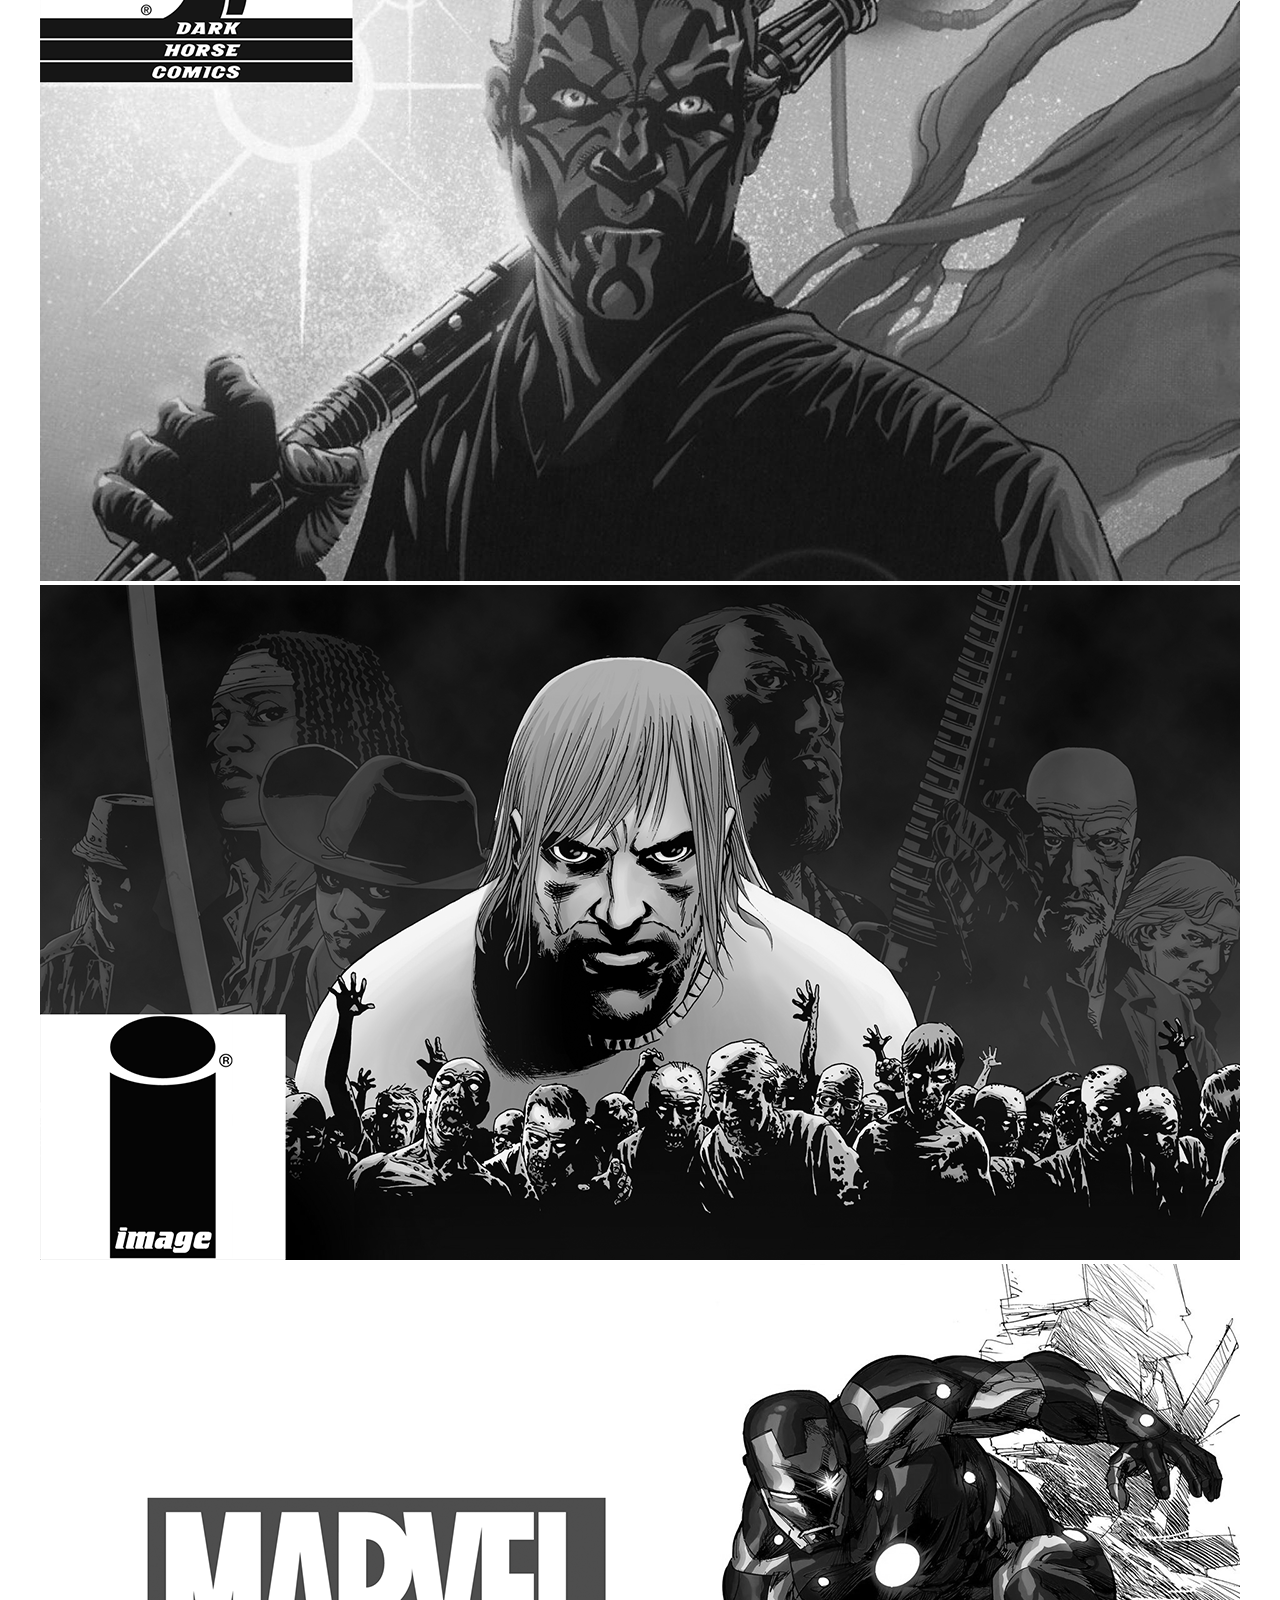
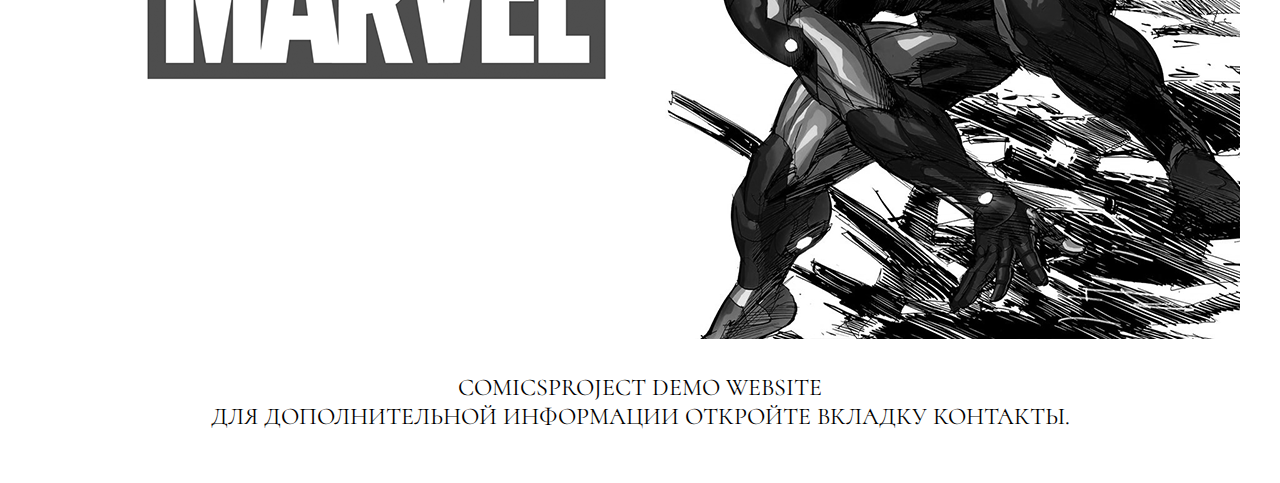
<file: projectCOMICS.html>
<!DOCTYPE html>
<html lang="en">
<head>
	
	<meta charset="UTF-8">

	<link rel="stylesheet" href="comicsstyles.css">
	<link rel="shortcut icon" href="img/cpicon.png" type="image/x-icon">
	<link href="https://fonts.googleapis.com/css?family=Cormorant+SC" rel="stylesheet">
	<script src="#"></script>

	<title>ComicsProject | Комиксы</title>

	<!--[if lt IE 9]>
	<script src="//html5shiv.googlecode.com/svn/
	trunk/html5.js"></script>
	<![endif]-->

</head>
<body>
<div class="wrapper">

	<div class="header">
		<div class="header__text">
		<a href="index.html"><h1>Comicsproject</h1></a>
		</div>


		<div class="container clearfix">
			<ul class="container__navmenu">
				<li><a href="projectmarvel.html">Marvel</a></li>
				<li><a href="#">Новости</a></li>
				<li><a href="projectcomics.html">Комиксы</a></li>
				<li><a href="projectabout.html">О нас</a></li>
				<li><a href="projectcontacts.html">Контакты</a></li>
				<li><a href="projectdc.html">Dc</a></li>
			</ul>
		</div>
	</div>


	<div class="content" class="box">
		<div class="content__item superman"><a href="#"><img src="img/superman.png"></a></div>
		<div class="content__item fables"><a href="#"><img src="img/fables.png"></a></div>
		<div class="content__item darth"><a href="#"><img src="img/darthmaul.png"></a></div>
		<div class="content__item walking"><a href="#"><img src="img/walking.png"></a></div>
		<div class="content__item iron"><a href="#"><img src="img/ironman.png"></a></div>
	</div>

</div>

	<div class="footer">
		<h1 class="footer__text">
		Comicsproject Demo Website <br/> 
		Для дополнительной информации откройте вкладку контакты.
		</h1>
	</div>
</body>
</html>
</file>
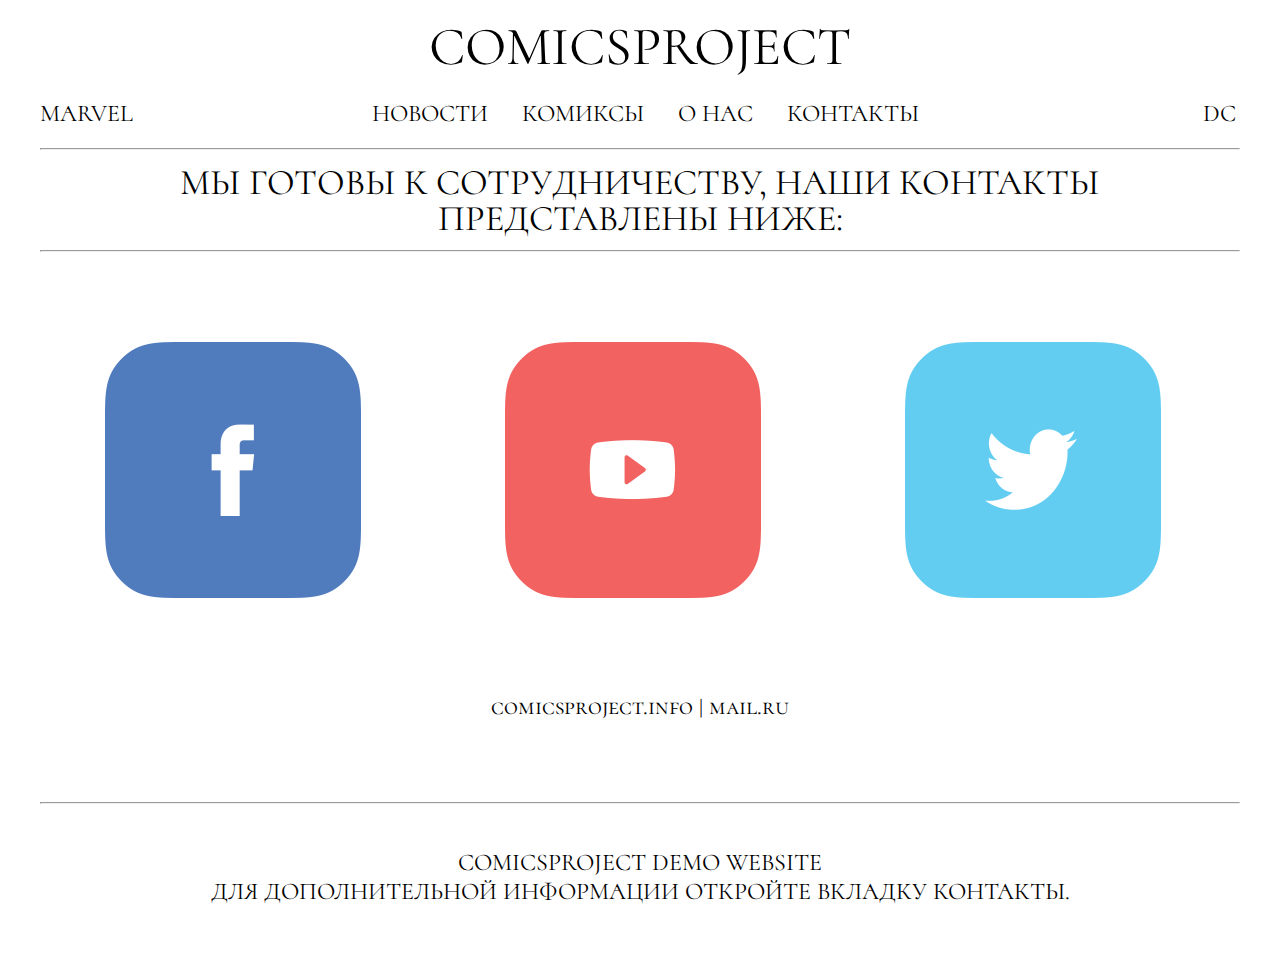
<file: projectcontacts.html>
<!DOCTYPE html>
<html lang="en">
<head>
	
	<meta charset="UTF-8">

	<link rel="stylesheet" href="contactsstyles.css">
	<link rel="shortcut icon" href="img/cpicon.png" type="image/x-icon">
	<link href="https://fonts.googleapis.com/css?family=Cormorant+SC" rel="stylesheet">
	<script src="#"></script>

	<title>ComicsProject | Контакты</title>

	<!--[if lt IE 9]>
	<script src="//html5shiv.googlecode.com/svn/
	trunk/html5.js"></script>
	<![endif]-->

</head>
<body>
<div class="wrapper">

	<div class="header">
		<div class="header__text">
		<a href="index.html"><h1>Comicsproject</h1></a>
		</div>


		<div class="container clearfix">
			<ul class="container__navmenu">
				<li><a href="projectmarvel.html">Marvel</a></li>
				<li><a href="#">Новости</a></li>
				<li><a href="projectcomics.html">Комиксы</a></li>
				<li><a href="projectabout.html">О нас</a></li>
				<li><a href="projectcontacts.html">Контакты</a></li>
				<li><a href="projectdc.html">Dc</a></li>
			</ul>
		</div>
	</div>


	<div class="content" class="box">
		<hr>
		<div class="text__block">
			<h5>Мы готовы к сотрудничеству, наши контакты представлены ниже:</h5>
		</div>
		<hr>
		<div class="links__section">

		<div class="link__item">
			<a href="www.facebook.com/‎"><img src="img/fblogo.png"></a>
		</div>

		<div class="link__item">
			<a href="https://www.youtube.com/"><img src="img/ytlogo.png"></a>
		</div>

		<div class="link__item">
			<a href="https://twitter.com/"><img src="img/twlogo.png"></a>
		</div>

		</div>

		<div class="email__section">
			<h6>comicsproject.info | mail.ru</h6>
		</div>

	<hr>
	</div>

</div>

	<div class="footer">
		<h1 class="footer__text">
		Comicsproject Demo Website <br/> 
		Для дополнительной информации откройте вкладку контакты.
		</h1>
	</div>
</body>
</html>
</file>
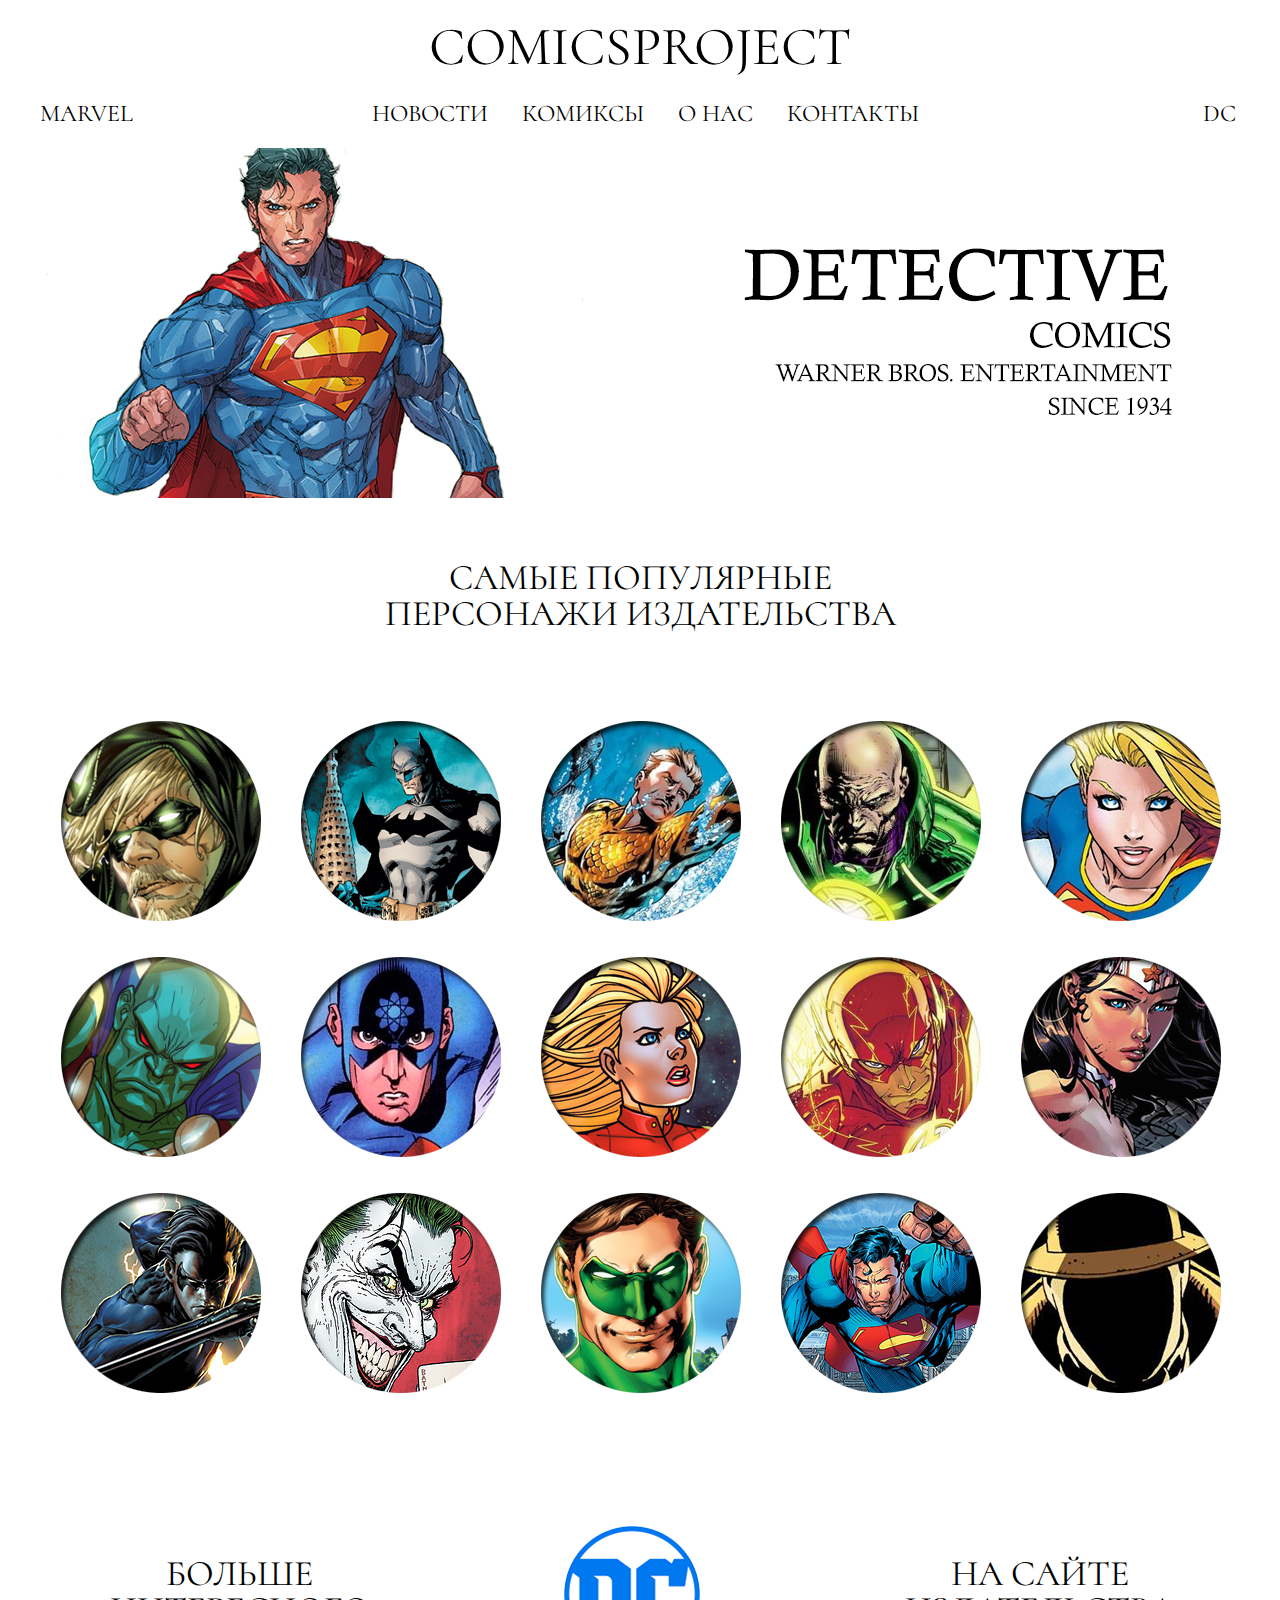
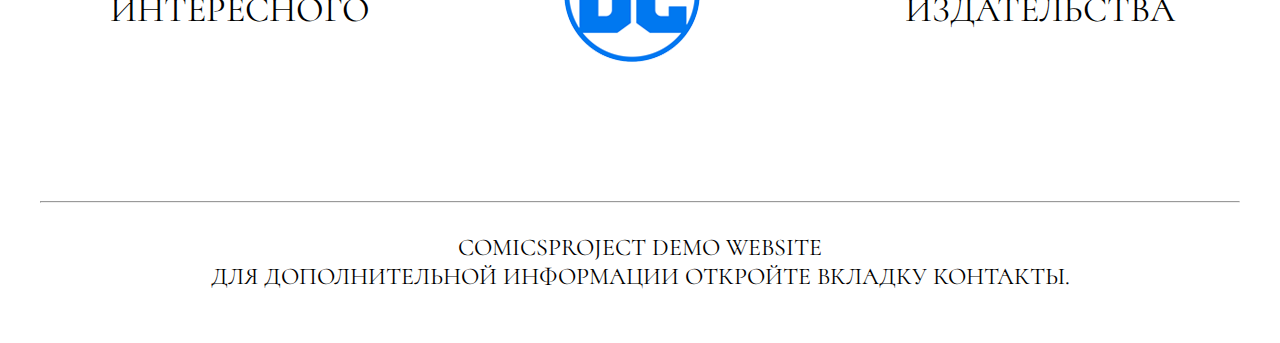
<file: projectdc.html>
<!DOCTYPE html>
<html lang="en">
<head>
	
	<meta charset="UTF-8">

	<link rel="stylesheet" href="dcstyles.css">
	<link rel="shortcut icon" href="img/cpicon.png" type="image/x-icon">
	<link href="https://fonts.googleapis.com/css?family=Cormorant+SC" rel="stylesheet">
	<script src="#"></script>

	<title>ComicsProject | DC</title>

	<!--[if lt IE 9]>
	<script src="//html5shiv.googlecode.com/svn/
	trunk/html5.js"></script>
	<![endif]-->

</head>
<body>
<div class="wrapper">

	<div class="header">
		<div class="header__text">
		<a href="index.html"><h1>Comicsproject</h1></a>
		</div>


		<div class="container clearfix">
			<ul class="container__navmenu">
				<li><a href="projectmarvel.html">Marvel</a></li>
				<li><a href="#">Новости</a></li>
				<li><a href="projectcomics.html">Комиксы</a></li>
				<li><a href="projectabout.html">О нас</a></li>
				<li><a href="projectcontacts.html">Контакты</a></li>
				<li><a href="projectdc.html">Dc</a></li>
			</ul>
		</div>
	</div>


	<div class="content" class="box">

		<div class="content__banner clearfix"></div>
	
			<div class="content__text">
				<h1>Самые популярные<br/>Персонажи издательства</h1>
			</div>

		<div class="content__logos clearfix">

			<div class="content__item">
				<a href="#"><img src="img/d1.png"></a>
			</div>
			
			<div class="content__item">
				<a href="projectchar.html"><img src="img/d2.png"></a>
			</div>

			<div class="content__item">
				<a href="#"><img src="img/d3.png"></a>
			</div>

			<div class="content__item">
				<a href="#"><img src="img/d4.png"></a>
			</div>

			<div class="content__item">
				<a href="#"><img src="img/d5.png"></a>
			</div>

			<div class="content__item">
				<a href="#"><img src="img/d6.png"></a>
			</div>

			<div class="content__item">
				<a href="#"><img src="img/d7.png"></a>
			</div>

			<div class="content__item">
				<a href="#"><img src="img/d8.png"></a>
			</div>

			<div class="content__item">
				<a href="#"><img src="img/d9.png"></a>
			</div>

			<div class="content__item">
				<a href="#"><img src="img/d10.png"></a>
			</div>

			<div class="content__item">
				<a href="#"><img src="img/d11.png"></a>
			</div>

			<div class="content__item">
				<a href="#"><img src="img/d12.png"></a>
			</div>

			<div class="content__item">
				<a href="#"><img src="img/d13.png"></a>
			</div>

			<div class="content__item">
				<a href="#"><img src="img/d14.png"></a>
			</div>

			<div class="content__item">
				<a href="#"><img src="img/d15.png"></a>
			</div>

		</div>
			

		<div class="content__prefooter">

				<div class="prefooter__block">
				<h1>Больше интересного</h1>
				</div>

				<div class="prefooter__block">
				<a href="http://www.dccomics.com/"><img src="img/dclogo.png"></a>
				</div>

				<div class="prefooter__block">
				<h1>На сайте<br/>издательства</h1>
				</div>

		</div>
		<hr>
	</div>
</div>

	<div class="footer">
		<h1 class="footer__text">
		Comicsproject Demo Website <br/> 
		Для дополнительной информации откройте вкладку контакты.
		</h1>
	</div>
</body>
</html>
</file>
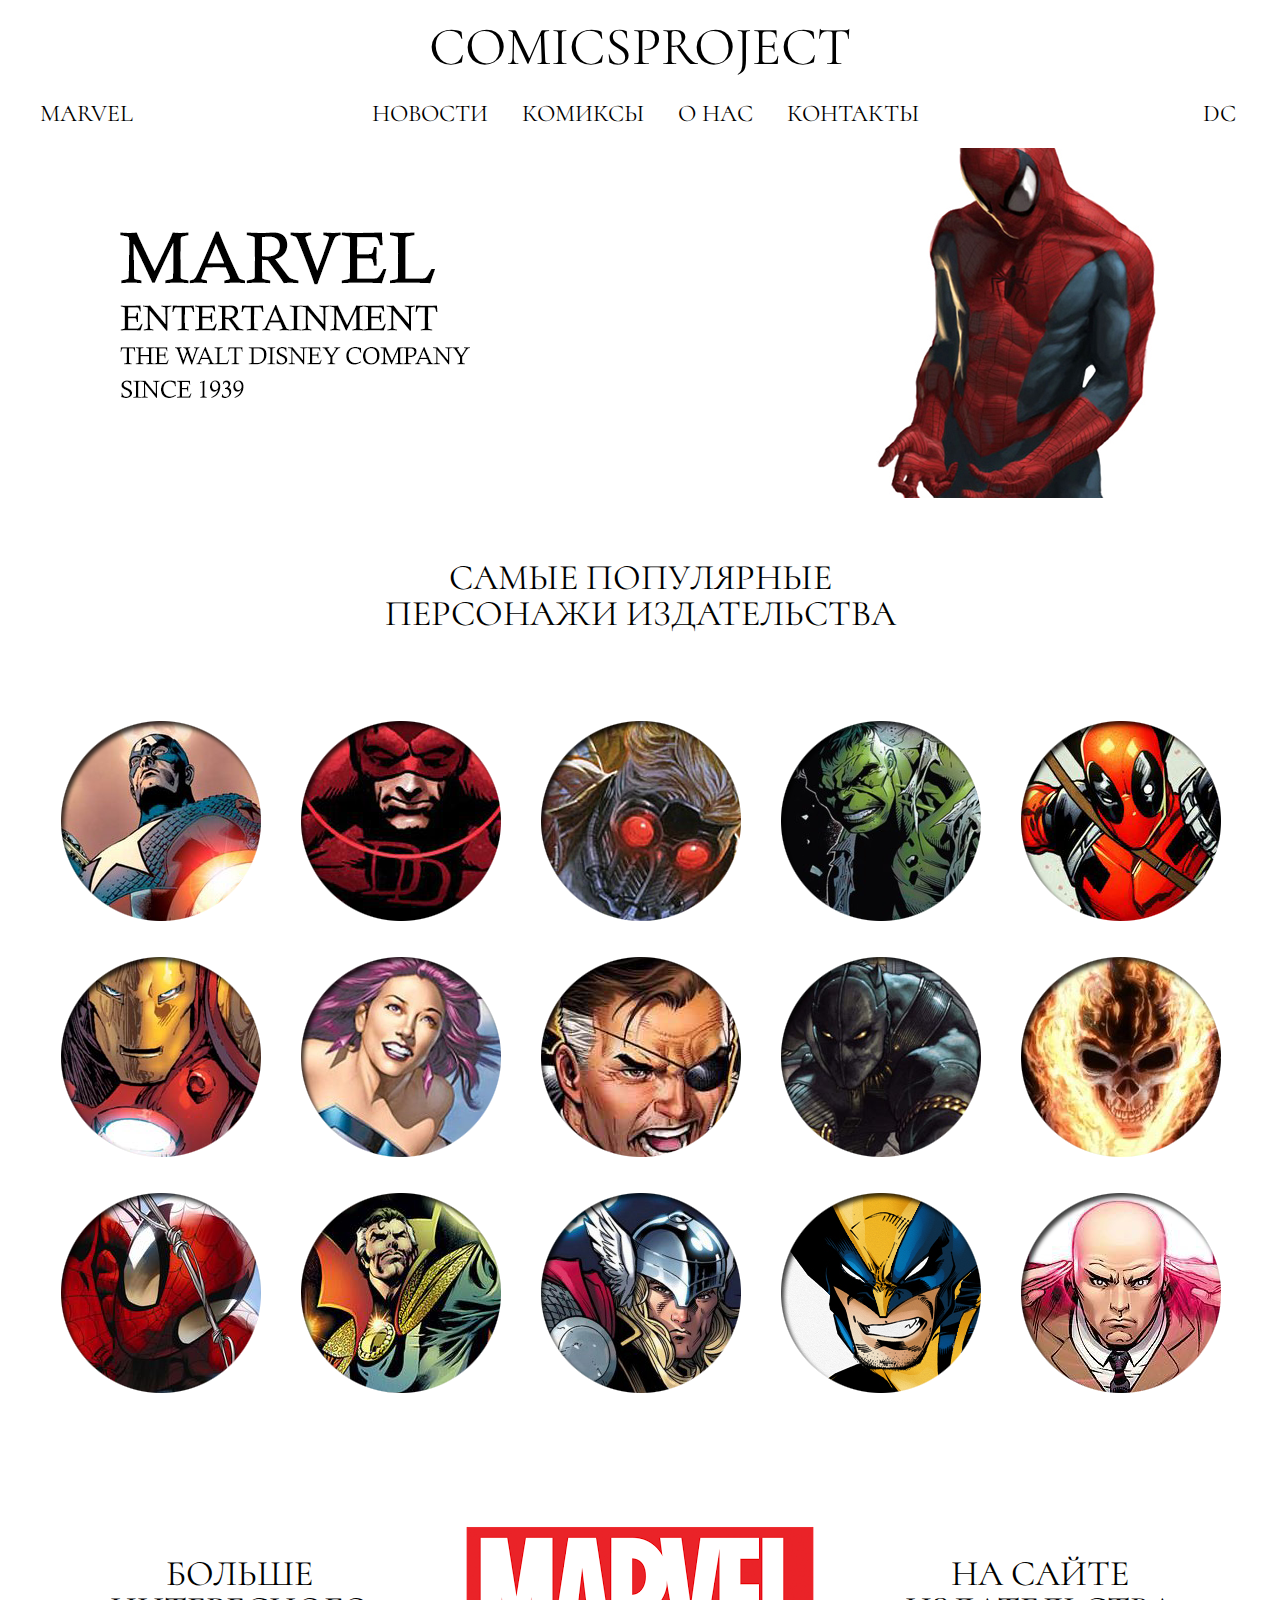
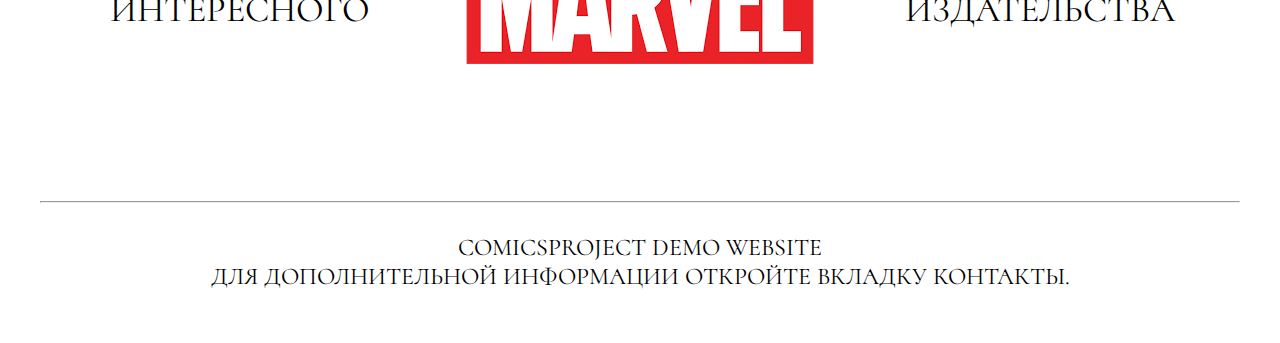
<file: projectmarvel.html>
<!DOCTYPE html>
<html lang="en">
<head>
	
	<meta charset="UTF-8">

	<link rel="stylesheet" href="marvelstyles.css">
	<link rel="shortcut icon" href="img/cpicon.png" type="image/x-icon">
	<link href="https://fonts.googleapis.com/css?family=Cormorant+SC" rel="stylesheet">
	<script src="#"></script>

	<title>ComicsProject | MARVEL</title>

	<!--[if lt IE 9]>
	<script src="//html5shiv.googlecode.com/svn/
	trunk/html5.js"></script>
	<![endif]-->

</head>
<body>
<div class="wrapper">

	<div class="header">
		<div class="header__text">
		<a href="index.html"><h1>Comicsproject</h1></a>
		</div>


		<div class="container clearfix">
			<ul class="container__navmenu">
				<li><a href="projectmarvel.html">Marvel</a></li>
				<li><a href="#">Новости</a></li>
				<li><a href="projectcomics.html">Комиксы</a></li>
				<li><a href="projectabout.html">О нас</a></li>
				<li><a href="projectcontacts.html">Контакты</a></li>
				<li><a href="projectdc.html">Dc</a></li>
			</ul>
		</div>
	</div>


	<div class="content" class="box">

		<div class="content__banner clearfix"></div>
	
			<div class="content__text">
				<h1>Самые популярные<br/>Персонажи Издательства</h1>
			</div>

		<div class="content__logos clearfix">

			<div class="content__item">
				<a href="#"><img src="img/m1.png"></a>
			</div>
			
			<div class="content__item">
				<a href="#"><img src="img/m2.png"></a>
			</div>

			<div class="content__item">
				<a href="#"><img src="img/m3.png"></a>
			</div>

			<div class="content__item">
				<a href="#"><img src="img/m4.png"></a>
			</div>

			<div class="content__item">
				<a href="#"><img src="img/m5.png"></a>
			</div>

			<div class="content__item">
				<a href="#"><img src="img/m6.png"></a>
			</div>

			<div class="content__item">
				<a href="#"><img src="img/m7.png"></a>
			</div>

			<div class="content__item">
				<a href="#"><img src="img/m8.png"></a>
			</div>

			<div class="content__item">
				<a href="#"><img src="img/m9.png"></a>
			</div>

			<div class="content__item">
				<a href="#"><img src="img/m10.png"></a>
			</div>

			<div class="content__item">
				<a href="#"><img src="img/m11.png"></a>
			</div>

			<div class="content__item">
				<a href="#"><img src="img/m12.png"></a>
			</div>

			<div class="content__item">
				<a href="#"><img src="img/m13.png"></a>
			</div>

			<div class="content__item">
				<a href="#"><img src="img/m14.png"></a>
			</div>

			<div class="content__item">
				<a href="#"><img src="img/m15.png"></a>
			</div>

		</div>
			

		<div class="content__prefooter">

				<div class="prefooter__block">
				<h1>Больше интересного</h1>
				</div>

				<div class="prefooter__block">
				<a href="http://marvel.com/"><img src="img/marvellogo.png"></a>
				</div>

				<div class="prefooter__block">
				<h1>На сайте<br/>Издательства</h1>
				</div>

		</div>
		<hr>
	</div>
</div>

	<div class="footer">
		<h1 class="footer__text">
		Comicsproject Demo Website <br/> 
		Для дополнительной информации откройте вкладку контакты.
		</h1>
	</div>
</body>
</html>
</file>
<file: aboutstyles.css>
html {
	height: 100%;
}

body {
	height: 100%;
	background-color: #FFFFFF;
}

html, body {
	margin: 0;
	padding: 0;
}

* {
	margin: 0;
	padding: 0;
	outline: none;

	-webkit-box-sizing: border-box;
	   -moz-box-sizing: border-box;
	        box-sizing: border-box;
}

.box {
	padding: 185px 0;
}

a {
	text-decoration: none;
	display: block;
}

li {
	display: inline-block;
}

ul {
	width: 100%;
	list-style: none;
}

h1 {
	text-transform: uppercase;
	font: 54px/54px 'Cormorant SC', serif;
	color: #000;
	text-align: center;
}

.clearfix:before,
.clearfix:after {
	content: " ";
	display: table;
}
.clearfix:after {clear: both;}

.left {float: left;}
.right {float: right;}
.text-right {text-align: right;}
.text-left {text-align: left;}

.header {
	top: 20px;
	left: 0;
	right: 0;
	width: 1200px;
	padding: 20px 0;
	margin: 0 auto;
}

.container {
	width: 1200px;
	margin: 0 auto;
	padding-top: 25px;
	padding: 0 auto;
}

.container__navmenu li {
	padding-right: 30px;
}

.container__navmenu li:first-child {
	padding-right: 235px;
}

.container__navmenu li:last-child {
	padding-right: 0;
	padding-left: 250px;
}

.container__navmenu a {
	text-transform: uppercase;
	font: 24px 'Cormorant SC', serif;
	color: #000;
}

.content {
	width: 1200px;
	height: 802px;
	margin: 0 auto;
}

.content__mainblock {
	width: 1200px;
	height: 350px;
	background: url(img/aboutbg.png);
}

.mainblock__text {
	width: 1200px;
	height: 452px;
}

.mainblock__text h1 {
	font: 36px/36px 'Cormorant SC', serif;
	color: #000;
	text-align: center;
	padding: 100px 0;
}

.mainblock__item {
	width: 1200px;
	height: 350px;
	background: url(img/aboutbanner.png) no-repeat center top;
	background-size: cover;
}

.footer {
	width: 1200px;
	height: 160px;
	padding: 20px 0;
	margin: 0 auto;
}

.footer__text {
	text-align: center;
	padding: 30px 0;

	font: 24px 'Cormorant SC', serif;
	color: #000;
}

a:hover {
	color: #820204;
}
</file>
<file: charstyles.css>
html {
	height: 100%;
}

body {
	height: 100%;
	background-color: #fff;
}

html, body {
	margin: 0;
	padding: 0;
}

* {
	margin: 0;
	padding: 0;
	outline: none;

	-webkit-box-sizing: border-box;
	   -moz-box-sizing: border-box;
	        box-sizing: border-box;
}

.box {
	padding: 185px 0;
}

a {
	text-decoration: none;
	display: block;
}

li {
	display: inline-block;
}

ul {
	width: 100%;
	list-style: none;
}

h1 {
	text-transform: uppercase;
	font: 54px/54px 'Cormorant SC', serif;
	color: #000;
	text-align: center;
}

h3 {
	text-transform: uppercase;
	font: 36px/36px 'Cormorant SC', serif;
	color: #000;
	text-align: center;
}

h5 {
	font: 24px/24px 'Cormorant SC', serif;
	color: #000;
	text-align: center;
}

p {
	font: 24px/24px 'Cormorant SC', serif;
	color: #000;
	text-align: center;
}

.clearfix:before,
.clearfix:after {
	content: " ";
	display: table;
}
.clearfix:after {clear: both;}

.left {float: left;}
.right {float: right;}
.text-right {text-align: right;}
.text-left {text-align: left;}

.header {
	top: 20px;
	left: 0;
	right: 0;
	width: 1200px;
	padding: 20px 0;
	margin: 0 auto;
}

.container {
	width: 1200px;
	margin: 0 auto;
	padding-top: 25px;
	padding: 0 auto;
}

.container__navmenu li {
	padding-right: 30px;
}

.container__navmenu li:first-child {
	padding-right: 235px;
}

.container__navmenu li:last-child {
	padding-right: 0;
	padding-left: 250px;
}

.container__navmenu a {
	text-transform: uppercase;
	font: 24px 'Cormorant SC', serif;
	color: #000;
}

.content {
	width: 1200px;
	height: 2100px;
	margin: 0 auto;
}

.content__info {
	width: 1200px;
	height: 225px;
}

.content__info h1 {
	font: 46px/46px 'Cormorant SC', serif;
	padding-top: 20px;
}

.content__info h5 {
	padding-top: 40px;
}

.content__section {
	width: 1200px;
	height: 713px;
}

.section__block {
	float: left;
	width: 50%;
	height: 713px;
}

.section__block p {
	padding: 8px 2px;
}

.section__addinfo {
	width: 1200px;
	height: 562px;
}

.section__addinfo h3 {
	padding: 50px 0;
}

.section__addinfo p {
	padding: 10px 0;
}

.section__slider {
	width: 1200px;
	height: 600px;
}

.footer {
	width: 1200px;
	height: 160px;
	padding: 20px 0;
	margin: 0 auto;
}

.footer__text {
	text-align: center;
	padding: 30px 0;

	font: 24px 'Cormorant SC', serif;
	color: #000;
}

a:hover {
	color: #820204;
}
</file>
<file: comicsstyles.css>
html {
	height: 100%;
}

body {
	height: 100%;
	background-color: #FFFFFF;
}

html, body {
	margin: 0;
	padding: 0;
}

* {
	margin: 0;
	padding: 0;
	outline: none;

	-webkit-box-sizing: border-box;
	   -moz-box-sizing: border-box;
	        box-sizing: border-box;
}

.box {
	padding: 185px 0;
}

a {
	text-decoration: none;
	display: block;
}

li {
	display: inline-block;
}

ul {
	width: 100%;
	list-style: none;
}

h1 {
	text-transform: uppercase;
	font: 54px/54px 'Cormorant SC', serif;
	color: #000;
	text-align: center;
}

.clearfix:before,
.clearfix:after {
	content: " ";
	display: table;
}
.clearfix:after {clear: both;}

.left {float: left;}
.right {float: right;}
.text-right {text-align: right;}
.text-left {text-align: left;}

.header {
	top: 20px;
	left: 0;
	right: 0;
	width: 1200px;
	padding: 20px 0;
	margin: 0 auto;
}

.container {
	width: 1200px;
	margin: 0 auto;
	padding-top: 25px;
	padding: 0 auto;
}

.container__navmenu li {
	padding-right: 30px;
}

.container__navmenu li:first-child {
	padding-right: 235px;
}

.container__navmenu li:last-child {
	padding-right: 0;
	padding-left: 250px;
}

.container__navmenu a {
	text-transform: uppercase;
	font: 24px 'Cormorant SC', serif;
	color: #000;
}

.content {
	width: 1200px;
	height: 3375px;
	margin: 0 auto;
}

.footer {
	width: 1200px;
	height: 160px;
	padding: 20px 0;
	margin: 0 auto;
}

.footer__text {
	text-align: center;
	padding: 30px 0;

	font: 24px 'Cormorant SC', serif;
	color: #000;
}

a:hover {
	color: #820204;
}

.superman, .fables, .darth, .walking, .iron {
	-webkit-filter: grayscale(100%);
			filter: grayscale(100%);
-webkit-transition: .3s ease-in-out;
		transition: .3s ease-in-out;
}

.superman:hover, .fables:hover, .darth:hover, .walking:hover, .iron:hover {
	-webkit-filter: grayscale(0);
			filter: grayscale(0);
}
</file>
<file: contactsstyles.css>
html {
	height: 100%;
}

body {
	height: 100%;
	background-color: #FFFFFF;
}

html, body {
	margin: 0;
	padding: 0;
}

* {
	margin: 0;
	padding: 0;
	outline: none;

	-webkit-box-sizing: border-box;
	   -moz-box-sizing: border-box;
	        box-sizing: border-box;
}

.box {
	padding: 185px 0;
}

a {
	text-decoration: none;
	display: block;
}

li {
	display: inline-block;
}

ul {
	width: 100%;
	list-style: none;
}

h1 {
	text-transform: uppercase;
	font: 54px/54px 'Cormorant SC', serif;
	color: #000;
	text-align: center;
}

.clearfix:before,
.clearfix:after {
	content: " ";
	display: table;
}
.clearfix:after {clear: both;}

.left {float: left;}
.right {float: right;}
.text-right {text-align: right;}
.text-left {text-align: left;}

.header {
	top: 20px;
	left: 0;
	right: 0;
	width: 1200px;
	padding: 20px 0;
	margin: 0 auto;
}

.container {
	width: 1200px;
	margin: 0 auto;
	padding-top: 25px;
	padding: 0 auto;
}

.container__navmenu li {
	padding-right: 30px;
}

.container__navmenu li:first-child {
	padding-right: 235px;
}

.container__navmenu li:last-child {
	padding-right: 0;
	padding-left: 250px;
}

.container__navmenu a {
	text-transform: uppercase;
	font: 24px 'Cormorant SC', serif;
	color: #000;
}

.content {
	width: 1200px;
	height: 650px;
	margin: 0 auto;
}

.text__block {
	width: 1200px;
	height: 100px;
}

.text__block h1 {
	padding: 70px 0;
}

.links__section {
	width: 1200px;
	height: 400px;
}

.link__item {
	float: left;
	width: 33.33%;
	padding: 90px 10px;
}

.link__item a img {
	padding-left: 55px;
}

.email__section {
	width: 1200px;
	height: 150px;
}

h5 {
	text-transform: uppercase;
	font: 36px/36px 'Cormorant SC', serif;
	color: #000;
	text-align: center;
	padding-top: 15px;
}

h6 {
	font: 24px 'Cormorant SC', serif;
	color: #000;
	text-align: center;
}

.footer {
	width: 1200px;
	height: 160px;
	padding: 20px 0;
	margin: 0 auto;
}

.footer__text {
	text-align: center;
	padding: 30px 0;

	font: 24px 'Cormorant SC', serif;
	color: #000;
}

a:hover {
	color: #820204;
}

img:hover {
	opacity: 1;
	-webkit-animation: flash 1.5s;
	animation: flash 1.5s;
}

@-webkit-keyframes flash {
	0% {
		opacity: .4;
	}
	100% {
		opacity: 1;
	}
}

@keyframes flash {
	0% {
		opacity: .4;
	}
	100% {
		opacity: 1;
	}
}
</file>
<file: dcstyles.css>
html {
	height: 100%;
}

body {
	height: 100%;
	background-color: #FFFFFF;
}

html, body {
	margin: 0;
	padding: 0;
}

* {
	margin: 0;
	padding: 0;
	outline: none;

	-webkit-box-sizing: border-box;
	   -moz-box-sizing: border-box;
	        box-sizing: border-box;
}

.box {
	padding: 185px 0;
}

a {
	text-decoration: none;
	display: block;
}

li {
	display: inline-block;
}

ul {
	width: 100%;
	list-style: none;
}

h1 {
	text-transform: uppercase;
	font: 54px/54px 'Cormorant SC', serif;
	color: #000;
	text-align: center;
}

.clearfix:before,
.clearfix:after {
	content: " ";
	display: table;
}
.clearfix:after {clear: both;}

.left {float: left;}
.right {float: right;}
.text-right {text-align: right;}
.text-left {text-align: left;}

.header {
	top: 20px;
	left: 0;
	right: 0;
	width: 1200px;
	padding: 20px 0;
	margin: 0 auto;
}

.container {
	width: 1200px;
	margin: 0 auto;
	padding-top: 25px;
	padding: 0 auto;
}

.container__navmenu li {
	padding-right: 30px;
}

.container__navmenu li:first-child {
	padding-right: 235px;
}

.container__navmenu li:last-child {
	padding-right: 0;
	padding-left: 250px;
}

.container__navmenu a {
	text-transform: uppercase;
	font: 24px 'Cormorant SC', serif;
	color: #000;
}

.content {
	width: 1200px;
	height: 1635px;
	margin: 0 auto;
}

.content__banner {
	width: 1200px;
	height: 350px;
	margin: 0 auto;
	background: url(img/dcbanner.png) no-repeat center top;
	background-size: cover;
}

.content__text {
	width: 1200px;
	height: 195px;
}
	
.content__text h1 {
	text-align: center;
	text-transform: uppercase;
	font: 36px/36px 'Cormorant SC', serif;
	color: #000;

	padding: 61.5px 0;
}

.content__logos {
	width: 1200px;
	height: 700px;
}

.content__logos img {
	padding-left: 20px;
	padding-top: 3px;
}

/* Блоки с картинками получают ширнину в ОДНУ ПЯТУЮ от цельного блока,
обтекание слева */
.content__item {
	float: left;
	width: 20%;
	padding-top: 25px;
}

.content__prefooter {
	width: 1200px;
	height: 400px;
}

.prefooter__block {
	float: left;
	width: 33.33%;
}

.prefooter__block h1 {
	text-align: center;
	text-transform: uppercase;
	font: 36px/36px 'Cormorant SC', serif;
	color: #000;

	padding-top: 30px;
}

.prefooter__block {
	height: 400px;
	padding-top: 125px;
	padding-bottom: 125px;
}

a img {
	padding: 0 124px;
}

.footer {
	width: 1200px;
	height: 160px;
	padding: 20px 0;
	margin: 0 auto;
}

.footer__text {
	text-align: center;
	padding: 30px 0;

	font: 24px 'Cormorant SC', serif;
	color: #000;
}

a:hover {
	color: #820204;
}

img:hover {
	opacity: 1;
	-webkit-animation: flash 1.5s;
	animation: flash 1.5s;
}

@-webkit-keyframes flash {
	0% {
		opacity: .4;
	}
	100% {
		opacity: 1;
	}
}

@keyframes flash {
	0% {
		opacity: .4;
	}
	100% {
		opacity: 1;
	}
}
</file>
<file: marvelstyles.css>
html {
	height: 100%;
}

body {
	height: 100%;
	background-color: #FFFFFF;
}

html, body {
	margin: 0;
	padding: 0;
}

* {
	margin: 0;
	padding: 0;
	outline: none;

	-webkit-box-sizing: border-box;
	   -moz-box-sizing: border-box;
	        box-sizing: border-box;
}

.box {
	padding: 185px 0;
}

a {
	text-decoration: none;
	display: block;
}

li {
	display: inline-block;
}

ul {
	width: 100%;
	list-style: none;
}

h1 {
	text-transform: uppercase;
	font: 54px/54px 'Cormorant SC', serif;
	color: #000;
	text-align: center;
}

.clearfix:before,
.clearfix:after {
	content: " ";
	display: table;
}
.clearfix:after {clear: both;}

.left {float: left;}
.right {float: right;}
.text-right {text-align: right;}
.text-left {text-align: left;}

.header {
	top: 20px;
	left: 0;
	right: 0;
	width: 1200px;
	padding: 20px 0;
	margin: 0 auto;
}

.container {
	width: 1200px;
	margin: 0 auto;
	padding-top: 25px;
	padding: 0 auto;
}

.container__navmenu li {
	padding-right: 30px;
}

.container__navmenu li:first-child {
	padding-right: 235px;
}

.container__navmenu li:last-child {
	padding-right: 0;
	padding-left: 250px;
}

.container__navmenu a {
	text-transform: uppercase;
	font: 24px 'Cormorant SC', serif;
	color: #000;
}

.content {
	width: 1200px;
	height: 1635px;
	margin: 0 auto;
}

.content__banner {
	width: 1200px;
	height: 350px;
	margin: 0 auto;
	background: url(img/marvelbanner.png) no-repeat center top;
	background-size: cover;
}

.content__text {
	width: 1200px;
	height: 195px;
}
	
.content__text h1 {
	text-align: center;
	text-transform: uppercase;
	font: 36px/36px 'Cormorant SC', serif;
	color: #000;

	padding: 61.5px 0;
}

.content__logos {
	width: 1200px;
	height: 700px;
}

.content__logos img {
	padding-left: 20px;
	padding-top: 3px;
}

/* Блоки с картинками получают ширнину в ОДНУ ПЯТУЮ от цельного блока,
обтекание слева */
.content__item {
	float: left;
	width: 20%;
	padding-top: 25px;
}

.content__prefooter {
	width: 1200px;
	height: 400px;
}

.prefooter__block {
	float: left;
	width: 33.33%;
}

.prefooter__block h1 {
	text-align: center;
	text-transform: uppercase;
	font: 36px/36px 'Cormorant SC', serif;
	color: #000;

	padding-top: 30px;
}

.prefooter__block {
	height: 400px;
	padding-top: 125px;
	padding-bottom: 125px;
}

a img {
	padding: 0 26px;
}

.footer {
	width: 1200px;
	height: 160px;
	padding: 20px 0;
	margin: 0 auto;
}

.footer__text {
	text-align: center;
	padding: 30px 0;

	font: 24px 'Cormorant SC', serif;
	color: #000;
}

a:hover {
	color: #820204;
}

img:hover {
	opacity: 1;
	-webkit-animation: flash 1.5s;
	animation: flash 1.5s;
}

@-webkit-keyframes flash {
	0% {
		opacity: .4;
	}
	100% {
		opacity: 1;
	}
}

@keyframes flash {
	0% {
		opacity: .4;
	}
	100% {
		opacity: 1;
	}
}
</file>
<file: newsstyles.css>
html {
	height: 100%;
}

body {
	height: 100%;
	background-color: #FFFFFF;
}

html, body {
	margin: 0;
	padding: 0;
}

* {
	margin: 0;
	padding: 0;
	outline: none;

	-webkit-box-sizing: border-box;
	   -moz-box-sizing: border-box;
	        box-sizing: border-box;
}

.box {
	padding: 185px 0;
}

a {
	text-decoration: none;
	display: block;
}

li {
	display: inline-block;
}

ul {
	width: 100%;
	list-style: none;
}

h1 {
	text-transform: uppercase;
	font: 54px/54px 'Cormorant SC', serif;
	color: #000;
	text-align: center;
}

.clearfix:before,
.clearfix:after {
	content: " ";
	display: table;
}
.clearfix:after {clear: both;}

.left {float: left;}
.right {float: right;}
.text-right {text-align: right;}
.text-left {text-align: left;}

.header {
	top: 20px;
	left: 0;
	right: 0;
	width: 1200px;
	padding: 20px 0;
	margin: 0 auto;
}

.container {
	width: 1200px;
	margin: 0 auto;
	padding-top: 25px;
	padding: 0 auto;
}

.container__navmenu li {
	padding-right: 30px;
}

.container__navmenu li:first-child {
	padding-right: 235px;
}

.container__navmenu li:last-child {
	padding-right: 0;
	padding-left: 250px;
}

.container__navmenu a {
	text-transform: uppercase;
	font: 24px 'Cormorant SC', serif;
	color: #000;
}

.content {
	width: 1200px;
	height: 1145px;
	margin: 0 auto;
}

.newsblock__youtube {
	padding: 0 320px;
}

.newsblock__more {
	width: 1200px;
	height: 826px;
}

a:hover {
	color: #820204;
}

.footer {
	width: 1200px;
	height: 160px;
	padding: 20px 0;
	margin: 0 auto;
}

.footer__text {
	text-align: center;
	padding: 30px 0;

	font: 24px 'Cormorant SC', serif;
	color: #000;
}
</file>
